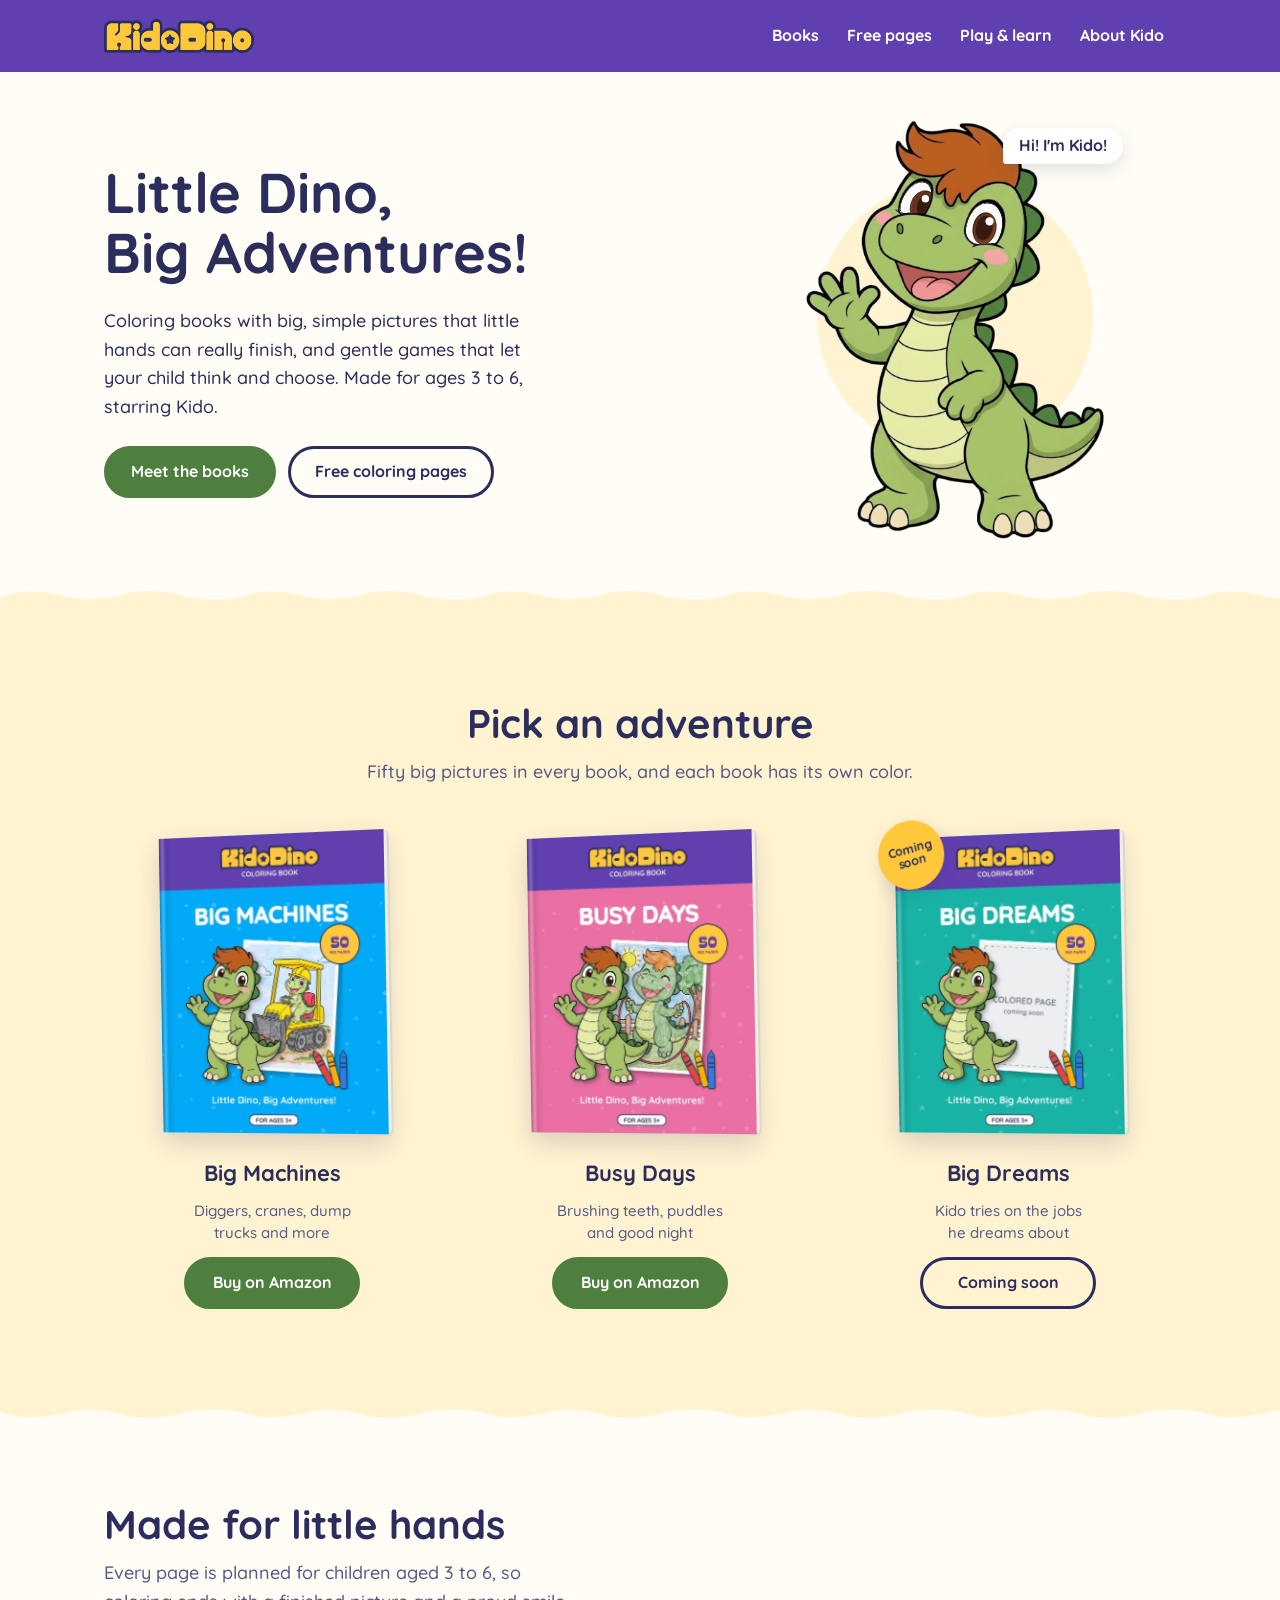
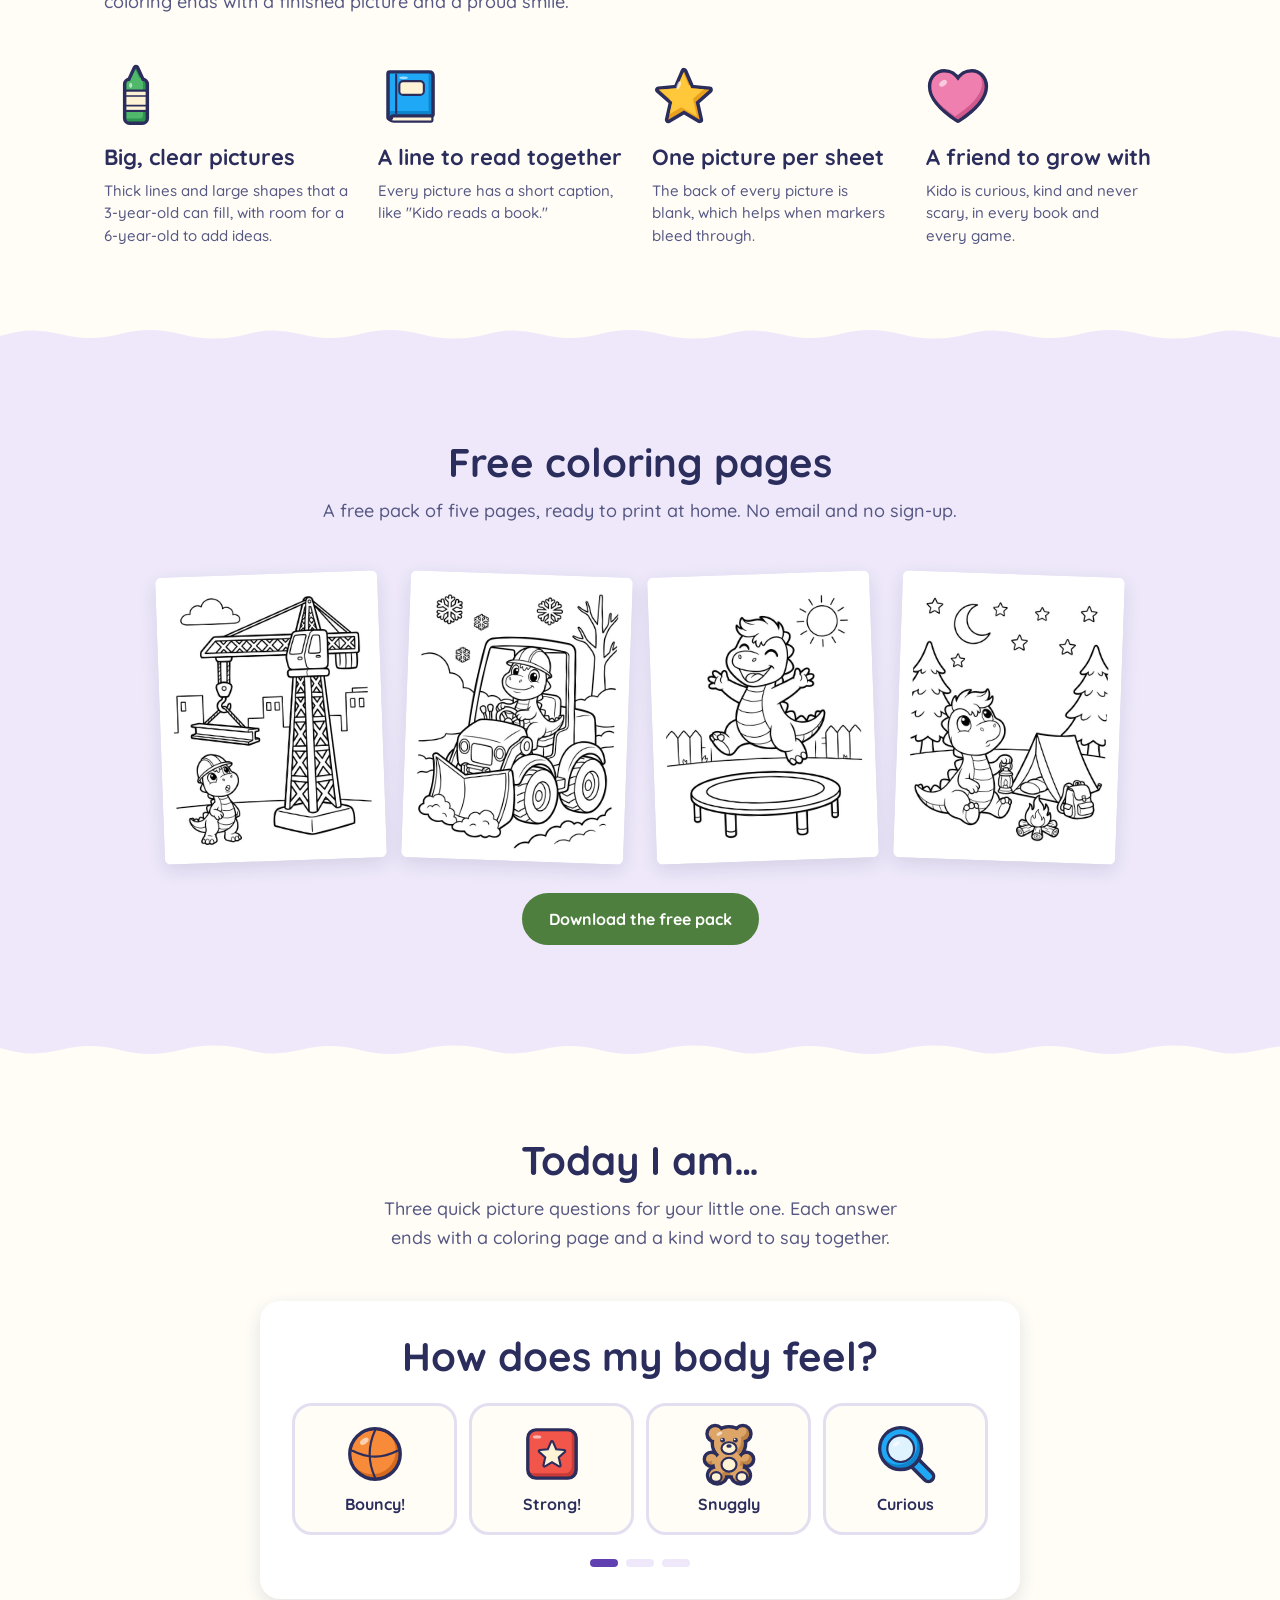
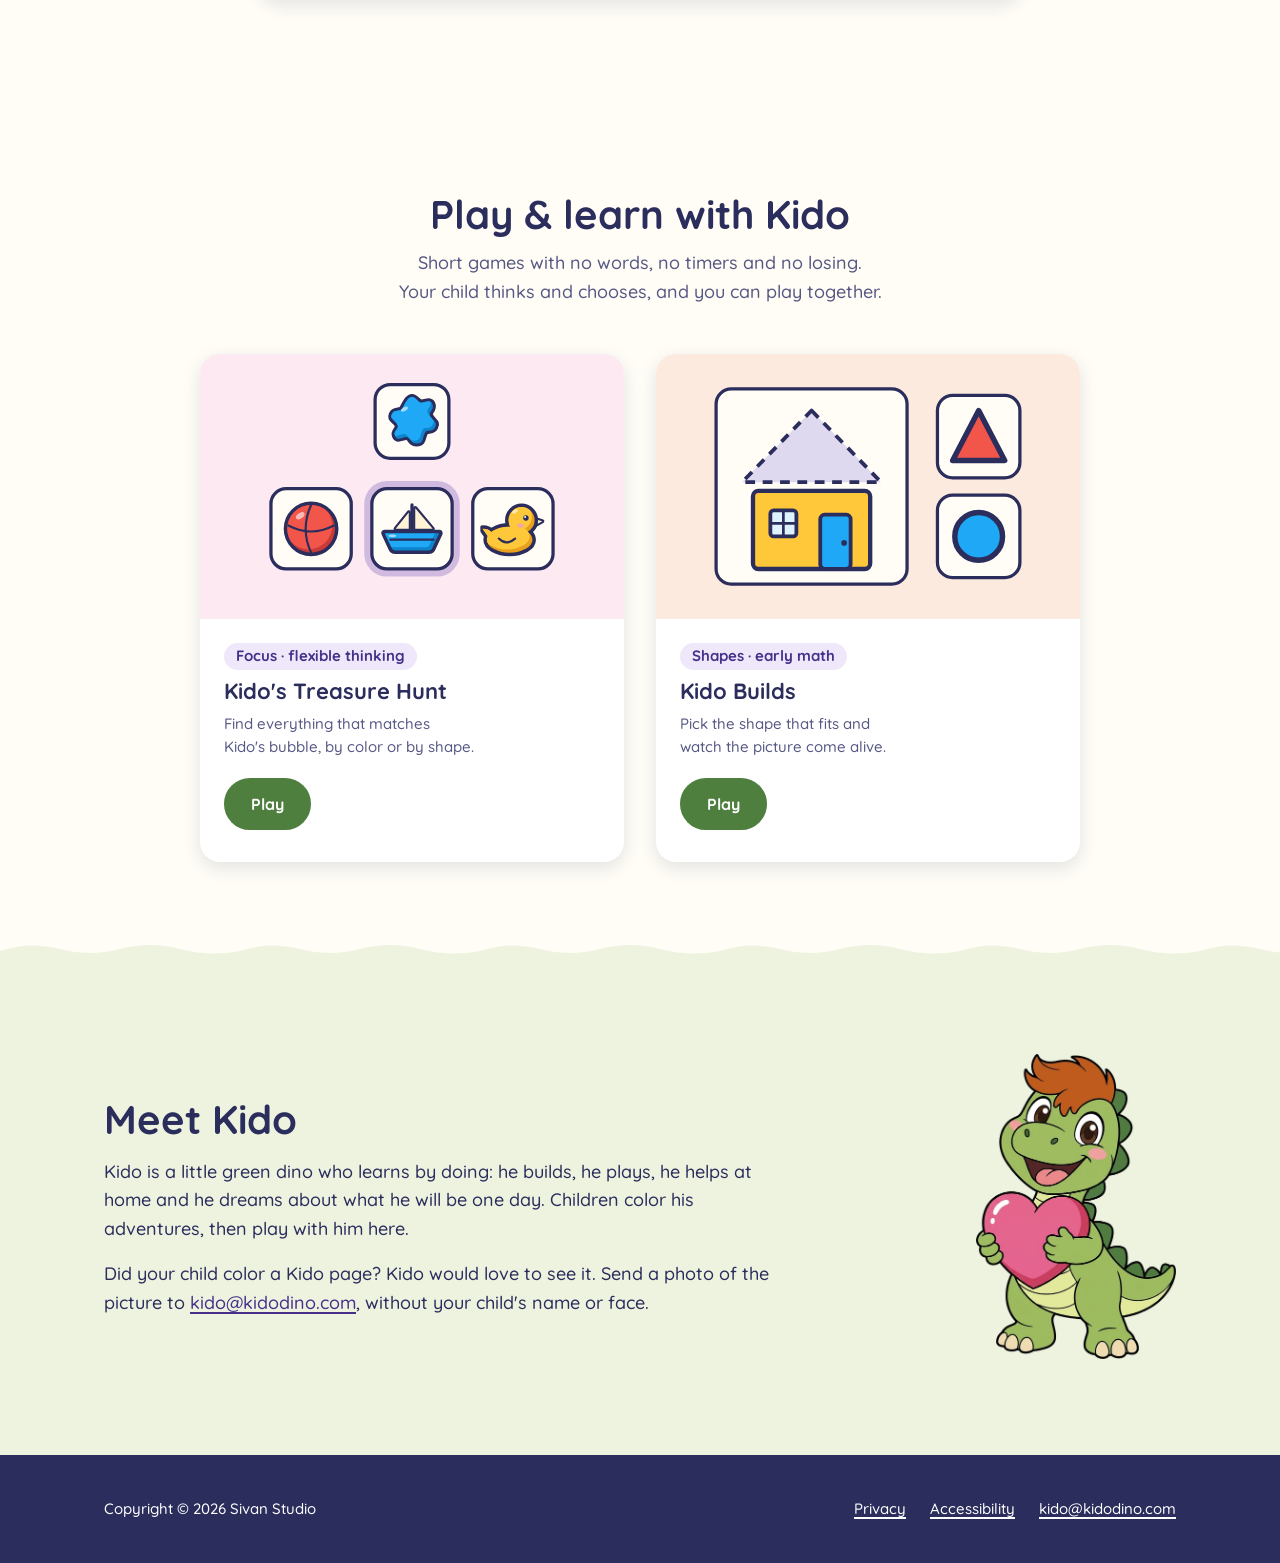
<file: index.html>
<!doctype html>
<html lang="en">
<head>
<meta charset="utf-8">
<meta http-equiv="Content-Security-Policy" content="default-src 'self'; img-src 'self' data: blob:; style-src 'self' 'unsafe-inline'; script-src 'self'; font-src 'self'; connect-src 'self'; media-src 'self'; object-src 'none'; base-uri 'self'; form-action 'none'">
<meta name="referrer" content="strict-origin-when-cross-origin">
<meta name="viewport" content="width=device-width, initial-scale=1">
<title>KidoDino – Preschool Coloring Books &amp; Free Printable Pages</title>
<meta name="description" content="Coloring books for ages 3–6 starring Kido, a friendly little dino: big machines, busy days and more. Bold, simple pages, one per sheet. Free printable pack.">
<meta property="og:title" content="KidoDino – Little Dino, Big Adventures!">
<meta property="og:description" content="Coloring books and gentle games for ages 3 to 6, starring Kido. Free coloring pages to print at home.">
<meta property="og:image" content="https://kidodino.com/assets/img/share.jpg">
<meta property="og:url" content="https://kidodino.com/">
<meta name="twitter:card" content="summary_large_image">
<meta name="theme-color" content="#6040B0">
<link rel="icon" href="assets/img/favicon-star-32.png" sizes="32x32">
<link rel="icon" href="assets/img/favicon-star-48.png" sizes="48x48">
<link rel="icon" href="assets/img/favicon-star-192.png" sizes="192x192">
<link rel="apple-touch-icon" href="assets/img/apple-touch-icon-kido-180.png">
<link rel="stylesheet" href="tokens.css">
<link rel="stylesheet" href="styles.css">
<script src="hero-mode.js"></script>
</head>
<body>
<a class="skip" href="#main">Skip to main content</a>

<header class="site-head">
  <div class="wrap">
    <a class="brand" href="./"><img src="assets/img/kidodino-logo-560.png" srcset="assets/img/kidodino-logo-560.png 1x, assets/img/kidodino-logo-1120.png 2x" width="150" height="33" alt="KidoDino home"></a>
    <nav class="nav" aria-label="Main">
      <ul>
        <li><a href="#books">Books</a></li>
        <li><a href="#free">Free pages</a></li>
        <li><a href="#games">Play &amp; learn</a></li>
        <li><a href="#about">About Kido</a></li>
      </ul>
    </nav>
  </div>
</header>

<main id="main" tabindex="-1">

  <section class="hero" aria-labelledby="hero-title">
    <div class="wrap">
      <div class="hero-copy">
        <h1 id="hero-title">Little Dino, Big Adventures!</h1>
        <p>Coloring books with big, simple pictures that little hands can really finish, and gentle games that let your child think and choose. Made for ages 3 to 6, starring Kido.</p>
        <div class="hero-actions">
          <a class="btn" href="#books">Meet the books</a>
          <a class="btn btn-2" href="#free">Free coloring pages</a>
        </div>
      </div>
      <div class="hero-art">
        <div class="sun" aria-hidden="true"></div>
        <button class="kido" id="kido" type="button" aria-describedby="kido-bubble">
          <span class="visually-hidden">Say hi to Kido</span>
          <span class="kido-art" data-kido-svg aria-hidden="true"><picture><source type="image/webp" srcset="assets/img/kido-wave-840.webp"><img src="assets/img/kido-wave-420.png" width="420" height="588" alt=""></picture></span>
        </button>
        <p class="bubble" id="kido-bubble" aria-live="polite">Hi! I'm Kido!</p>
      </div>
    </div>
  </section>

  <section id="books" class="section band band-sun" aria-labelledby="books-title">
    <div class="wrap">
      <div class="head center">
        <h2 id="books-title">Pick an adventure</h2>
        <p class="lede">Fifty big pictures in every book, and each book has its own color.</p>
      </div>
      <ul class="shelf">
        <li>
          <div class="book"><picture><source type="image/webp" srcset="assets/img/books/b1-front-480.webp 1x, assets/img/books/b1-front-900.webp 2x"><img src="assets/img/books/b1-front-480.jpg" srcset="assets/img/books/b1-front-480.jpg 1x, assets/img/books/b1-front-900.jpg 2x" width="480" height="621" alt="Cover of BIG MACHINES: Kido waves next to a colored picture of a yellow excavator."></picture></div>
          <h3>Big Machines</h3>
          <p class="t-small">Diggers, cranes, dump trucks and more</p>
          <!-- AMAZON LINK, book 1: replace the href with the book's Amazon page -->
          <a class="btn" href="https://www.amazon.com/s?k=KidoDino+Big+Machines">Buy on Amazon<span class="visually-hidden">: Big Machines (opens Amazon)</span></a>
        </li>
        <li>
          <div class="book"><picture><source type="image/webp" srcset="assets/img/books/b2-front-480.webp 1x, assets/img/books/b2-front-900.webp 2x"><img src="assets/img/books/b2-front-480.jpg" srcset="assets/img/books/b2-front-480.jpg 1x, assets/img/books/b2-front-900.jpg 2x" width="480" height="621" alt="Cover of BUSY DAYS: Kido waves next to a colored picture of himself jumping rope."></picture></div>
          <h3>Busy Days</h3>
          <p class="t-small">Brushing teeth, puddles and good night</p>
          <!-- AMAZON LINK, book 2: replace the href with the book's Amazon page -->
          <a class="btn" href="https://www.amazon.com/s?k=KidoDino+Busy+Days">Buy on Amazon<span class="visually-hidden">: Busy Days (opens Amazon)</span></a>
        </li>
        <li>
          <div class="book"><picture><source type="image/webp" srcset="assets/img/books/b3-front-480.webp 1x, assets/img/books/b3-front-900.webp 2x"><img src="assets/img/books/b3-front-480.jpg" srcset="assets/img/books/b3-front-480.jpg 1x, assets/img/books/b3-front-900.jpg 2x" width="480" height="621" alt="Cover of BIG DREAMS, coming soon: Kido waves next to a colored page."></picture><span class="sticker" aria-hidden="true">Coming<br>soon</span></div>
          <h3>Big Dreams</h3>
          <p class="t-small">Kido tries on the jobs he dreams about</p>
          <p class="soon">Coming soon</p>
        </li>
      </ul>
    </div>
  </section>

  <section class="section" aria-labelledby="why-title">
    <div class="wrap">
      <div class="head">
        <h2 id="why-title">Made for little hands</h2>
        <p class="lede">Every page is planned for children aged 3 to 6, so coloring ends with a finished picture and a proud smile.</p>
      </div>
      <ul class="facts">
        <li><span class="ic" data-art="crayon:green"></span><b>Big, clear pictures</b><span>Thick lines and large shapes that a 3-year-old can fill, with room for a 6-year-old to add ideas.</span></li>
        <li><span class="ic" data-art="book:blue"></span><b>A line to read together</b><span>Every picture has a short caption, like "Kido reads a book."</span></li>
        <li><span class="ic" data-art="star:yellow"></span><b>One picture per sheet</b><span>The back of every picture is blank, which helps when markers bleed through.</span></li>
        <li><span class="ic" data-art="heart:pink"></span><b>A friend to grow with</b><span>Kido is curious, kind and never scary, in every book and every game.</span></li>
      </ul>
    </div>
  </section>

  <section id="free" class="section band band-grape" aria-labelledby="free-title">
    <div class="wrap">
      <div class="head center">
        <h2 id="free-title">Free coloring pages</h2>
        <p class="lede">A free pack of five pages, ready to print at home. No email and no sign-up.</p>
      </div>
      <ul class="pages" aria-label="Some of the free pages">
        <li><img src="assets/img/pages/crane-600.jpg" width="600" height="776" alt="Coloring page: Kido watches a tower crane lift a steel beam."></li>
        <li><img src="assets/img/pages/snowy-600.jpg" width="600" height="776" alt="Coloring page: Kido drives a snow plow."></li>
        <li><img src="assets/img/pages/bouncy-600.jpg" width="600" height="776" alt="Coloring page: Kido jumps on a trampoline."></li>
        <li><img src="assets/img/pages/explorer-600.jpg" width="600" height="776" alt="Coloring page: Kido camps under the stars."></li>
      </ul>
      <div class="center-row"><a class="btn" href="downloads/kidodino-free-coloring-pack_v6_18nov.pdf" download="KidoDino-Free-Coloring-Pack.pdf">Download the free pack<span class="visually-hidden"> (PDF)</span></a></div>
    </div>
  </section>

  <section id="quiz" class="section" aria-labelledby="quiz-title">
    <div class="wrap">
      <div class="head center">
        <h2 id="quiz-title">Today I am…</h2>
        <p class="lede">Three quick picture questions for your little one. Each answer ends with a coloring page and a kind word to say together.</p>
      </div>
      <div class="quiz">
        <div id="quiz-card"><p>Turn on JavaScript to play and get your free coloring page.</p></div>
        <ol class="quiz-dots" aria-hidden="true"><li></li><li></li><li></li></ol>
      </div>
    </div>
  </section>

  <section id="games" class="section" aria-labelledby="games-title">
    <div class="wrap">
      <div class="head center">
        <h2 id="games-title">Play &amp; learn with Kido</h2>
        <p class="lede">Short games with no words, no timers and no losing. Your child thinks and chooses, and you can play together.</p>
      </div>
      <ul class="games">
        <li class="game">
          <div class="art" style="background: var(--berry-soft)" data-scene="hunt"></div>
          <div class="game-body">
            <span class="tag">Focus · flexible thinking</span>
            <h3>Kido's Treasure Hunt</h3>
            <p class="t-small">Find everything that matches Kido's bubble, by color or by shape.</p>
            <a class="btn" href="play-hunt.html">Play<span class="visually-hidden"> Kido's Treasure Hunt</span></a>
          </div>
        </li>
        <li class="game">
          <div class="art" style="background: var(--tangerine-soft)" data-scene="builds"></div>
          <div class="game-body">
            <span class="tag">Shapes · early math</span>
            <h3>Kido Builds</h3>
            <p class="t-small">Pick the shape that fits and watch the picture come alive.</p>
            <a class="btn" href="play-builds.html">Play<span class="visually-hidden"> Kido Builds</span></a>
          </div>
        </li>
      </ul>
    </div>
  </section>

  <section id="about" class="section band band-green band-last" aria-labelledby="about-title">
    <div class="wrap about">
      <picture class="about-art"><source type="image/webp" srcset="assets/img/kido-heart-420.webp 420w, assets/img/kido-heart-840.webp 840w" sizes="200px"><img src="assets/img/kido-heart-420.png" width="420" height="639" alt="Kido hugs a big pink heart."></picture>
      <div class="about-copy">
        <h2 id="about-title">Meet Kido</h2>
        <p>Kido is a little green dino who learns by doing: he builds, he plays, he helps at home and he dreams about what he will be one day. Children color his adventures, then play with him here.</p>
        <p>Did your child color a Kido page? Kido would love to see it. Send a photo of the picture to <a href="mailto:kido@kidodino.com">kido@kidodino.com</a>, without your child's name or face.</p>
      </div>
    </div>
  </section>
</main>

<footer class="site-foot">
  <div class="wrap">
    <p>Copyright © 2026 Sivan Studio</p>
    <ul aria-label="Site information">
      <li><a href="privacy.html">Privacy</a></li>
      <li><a href="accessibility.html">Accessibility</a></li>
      <li><a href="mailto:kido@kidodino.com">kido@kidodino.com</a></li>
    </ul>
  </div>
</footer>

<div class="float wait" id="float">
  <button class="float-btn" id="float-open" type="button">Free coloring pages</button>
  <button class="float-x" id="float-x" type="button" aria-label="Hide this button"><svg viewBox="0 0 14 14" aria-hidden="true"><path d="M2 2L12 12M12 2L2 12" stroke="currentColor" stroke-width="2.6" stroke-linecap="round"/></svg></button>
</div>

<div class="modal" id="free-modal" hidden>
  <div class="modal-card" role="dialog" aria-modal="true" aria-labelledby="modal-title">
    <button class="modal-x" id="modal-x" type="button" aria-label="Close"><svg viewBox="0 0 14 14" aria-hidden="true"><path d="M2 2L12 12M12 2L2 12" stroke="#2B2D5C" stroke-width="2.6" stroke-linecap="round"/></svg></button>
    <div class="modal-copy">
      <h2 id="modal-title">Free coloring pages</h2>
      <p class="lede">Five big pictures to print at home. No email and no sign-up.</p>
      <a class="btn" href="downloads/kidodino-free-coloring-pack_v6_18nov.pdf" download="KidoDino-Free-Coloring-Pack.pdf" id="modal-get">Download the free pack</a>
      <p class="note">One PDF, 7 pages, US Letter size.</p>
    </div>
    <div class="modal-art" aria-hidden="true">
      <div class="fan">
        <img src="assets/img/pages/crane-600.jpg" width="600" height="776" alt="">
        <img src="assets/img/pages/snowy-600.jpg" width="600" height="776" alt="">
        <img src="assets/img/pages/bouncy-600.jpg" width="600" height="776" alt="">
        <img src="assets/img/pages/explorer-600.jpg" width="600" height="776" alt="">
      </div>
    </div>
  </div>
</div>

<script src="kd-art.js"></script>
<script src="site.js"></script>
<script src="kido.js"></script>
<script src="quiz.js"></script>
</body>
</html>
</file>
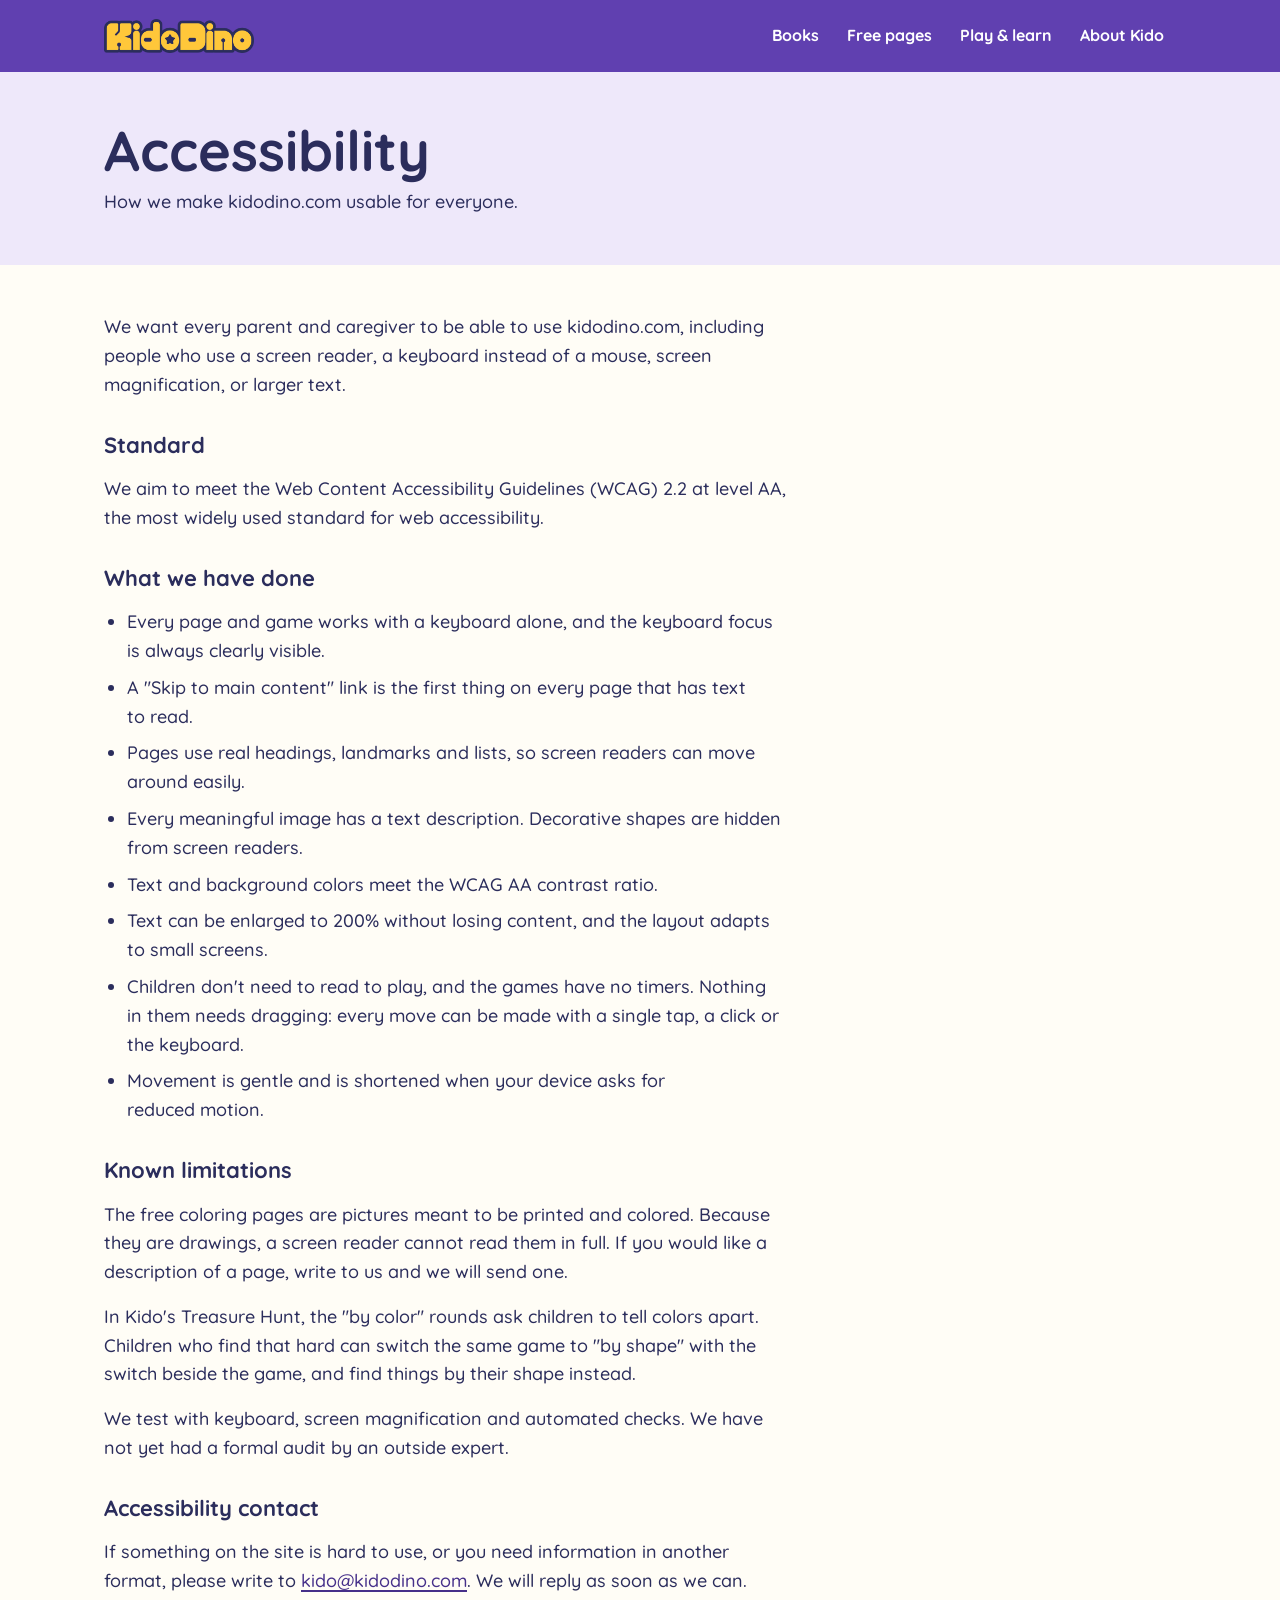
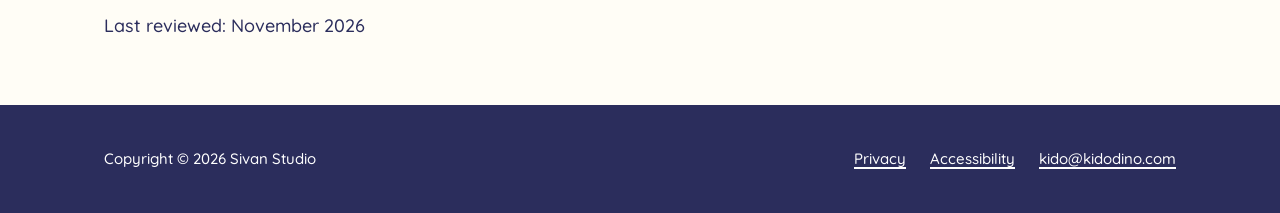
<file: accessibility.html>
<!doctype html>
<html lang="en">
<head>
<meta charset="utf-8">
<meta http-equiv="Content-Security-Policy" content="default-src 'self'; img-src 'self' data: blob:; style-src 'self' 'unsafe-inline'; script-src 'self'; font-src 'self'; connect-src 'self'; media-src 'self'; object-src 'none'; base-uri 'self'; form-action 'none'">
<meta name="referrer" content="strict-origin-when-cross-origin">
<meta name="viewport" content="width=device-width, initial-scale=1, viewport-fit=cover">
<title>KidoDino Accessibility</title>
<meta name="description" content="KidoDino accessibility statement.">
<meta property="og:title" content="KidoDino – Little Dino, Big Adventures!">
<meta property="og:description" content="Coloring books for ages 3 to 6, starring Kido, a friendly little dino.">
<meta property="og:image" content="https://kidodino.com/assets/img/share.jpg">
<meta property="og:url" content="https://kidodino.com/">
<meta name="twitter:card" content="summary_large_image">
<link rel="icon" href="assets/img/favicon-star-32.png" sizes="32x32">
<link rel="icon" href="assets/img/favicon-star-48.png" sizes="48x48">
<link rel="icon" href="assets/img/favicon-star-192.png" sizes="192x192">
<link rel="apple-touch-icon" href="assets/img/apple-touch-icon-kido-180.png">
<link rel="stylesheet" href="tokens.css">
<link rel="stylesheet" href="styles.css">
</head>
<body>
<a class="skip" href="#main">Skip to main content</a>

<header class="site-head">
  <div class="wrap">
    <a class="brand" href="./"><img src="assets/img/kidodino-logo-560.png" srcset="assets/img/kidodino-logo-560.png 1x, assets/img/kidodino-logo-1120.png 2x" width="168" height="37" alt="KidoDino home"></a>
    <nav class="nav" aria-label="Main">
      <ul>
        <li><a href="./#books">Books</a></li>
        <li><a href="./#free">Free pages</a></li>
        <li><a href="./#games">Play &amp; learn</a></li>
        <li><a href="./#about">About Kido</a></li>
      </ul>
    </nav>
  </div>
</header>

<main id="main" tabindex="-1">
  <div class="page-head"><div class="wrap"><h1>Accessibility</h1><p>How we make kidodino.com usable for everyone.</p></div></div>
  <div class="wrap prose">
    <p>We want every parent and caregiver to be able to use kidodino.com, including people who use a screen reader, a keyboard instead of a mouse, screen magnification, or larger text.</p>
    <h2>Standard</h2>
    <p>We aim to meet the Web Content Accessibility Guidelines (WCAG) 2.2 at level AA, the most widely used standard for web accessibility.</p>
    <h2>What we have done</h2>
    <ul>
      <li>Every page and game works with a keyboard alone, and the keyboard focus is always clearly visible.</li>
      <li>A "Skip to main content" link is the first thing on every page that has text to read.</li>
      <li>Pages use real headings, landmarks and lists, so screen readers can move around easily.</li>
      <li>Every meaningful image has a text description. Decorative shapes are hidden from screen readers.</li>
      <li>Text and background colors meet the WCAG AA contrast ratio.</li>
      <li>Text can be enlarged to 200% without losing content, and the layout adapts to small screens.</li>
      <li>Children don't need to read to play, and the games have no timers. Nothing in them needs dragging: every move can be made with a single tap, a click or the keyboard.</li>
      <li>Movement is gentle and is shortened when your device asks for reduced motion.</li>
    </ul>
    <h2>Known limitations</h2>
    <p>The free coloring pages are pictures meant to be printed and colored. Because they are drawings, a screen reader cannot read them in full. If you would like a description of a page, write to us and we will send one.</p>
    <p>In Kido's Treasure Hunt, the "by color" rounds ask children to tell colors apart. Children who find that hard can switch the same game to "by shape" with the switch beside the game, and find things by their shape instead.</p>
    <p>We test with keyboard, screen magnification and automated checks. We have not yet had a formal audit by an outside expert.</p>
    <h2>Accessibility contact</h2>
    <p>If something on the site is hard to use, or you need information in another format, please write to <a class="email" href="mailto:kido@kidodino.com">kido@kidodino.com</a>. We will reply as soon as we can.</p>
    <p class="note">Last reviewed: November 2026</p>
  </div>
</main>

<footer class="site-foot">
  <div class="wrap">
    <p>Copyright © 2026 Sivan Studio</p>
    <ul aria-label="Site information">
      <li><a href="privacy.html">Privacy</a></li>
      <li><a href="accessibility.html" aria-current="page">Accessibility</a></li>
      <li><a href="mailto:kido@kidodino.com">kido@kidodino.com</a></li>
    </ul>
  </div>
</footer>
</body>
</html>
</file>
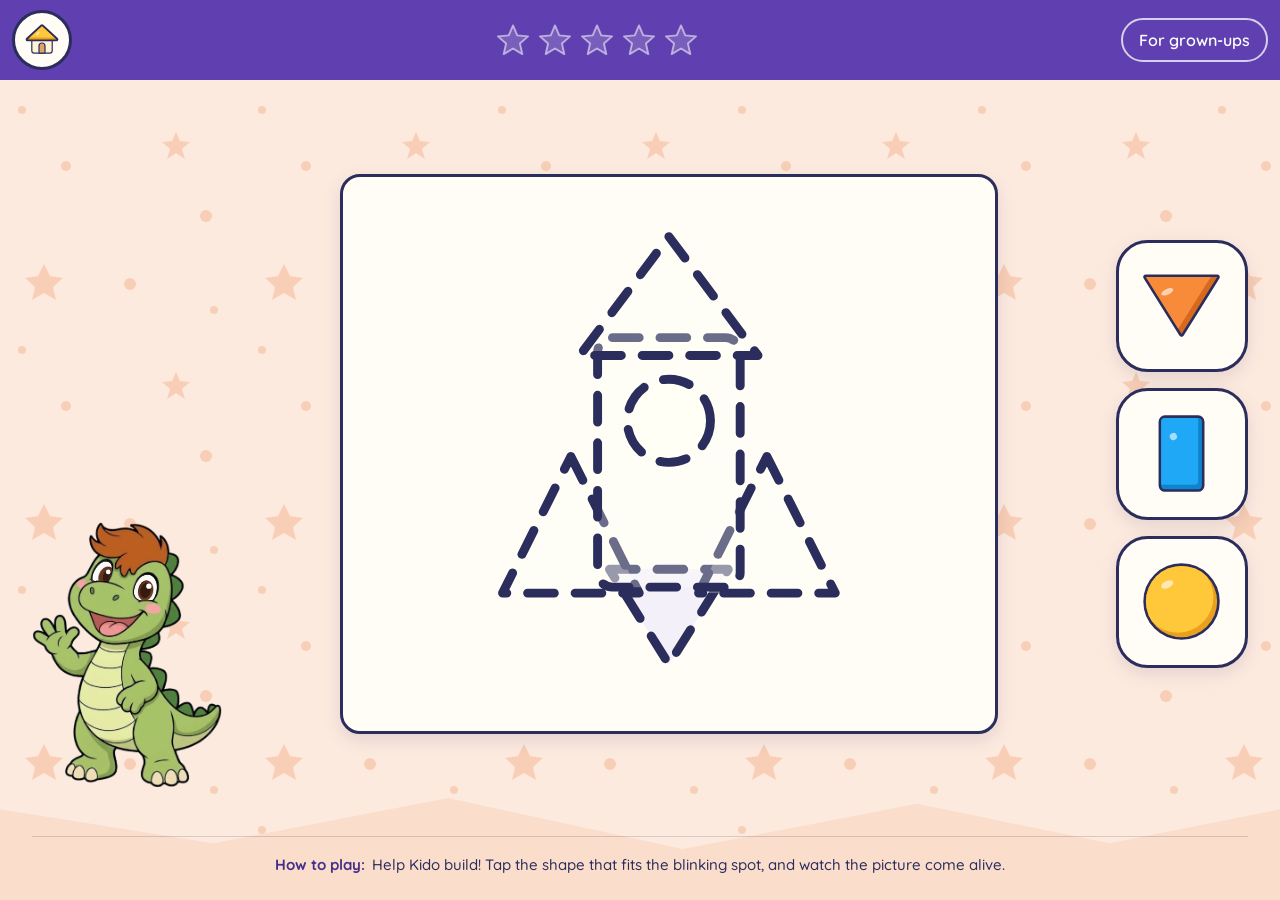
<file: play-builds.html>
<!doctype html>
<html lang="en">
<head>
<meta charset="utf-8">
<meta http-equiv="Content-Security-Policy" content="default-src 'self'; img-src 'self' data: blob:; style-src 'self' 'unsafe-inline'; script-src 'self'; font-src 'self'; connect-src 'self'; media-src 'self'; object-src 'none'; base-uri 'self'; form-action 'none'">
<meta name="referrer" content="strict-origin-when-cross-origin">
<meta name="viewport" content="width=device-width, initial-scale=1, viewport-fit=cover">
<title>Kido Builds: Shape Puzzle Game for Preschoolers | KidoDino</title>
<meta name="description" content="A free, wordless shape game for ages 3 to 6: build a house, a rocket and a train from circles, squares and triangles. No ads, no sign-up.">
<meta name="theme-color" content="#6040B0">
<link rel="icon" href="assets/img/favicon-star-32.png" sizes="32x32">
<link rel="icon" href="assets/img/favicon-star-48.png" sizes="48x48">
<link rel="icon" href="assets/img/favicon-star-192.png" sizes="192x192">
<link rel="apple-touch-icon" href="assets/img/apple-touch-icon-kido-180.png">
<link rel="stylesheet" href="tokens.css">
<link rel="stylesheet" href="play.css">
</head>
<body>
<main class="stage">
  <h1 class="sr">Kido Builds</h1>
  <div class="field build">
    <div class="hills" id="hills"></div>
    <div class="side">
      <button class="kido" id="kido" type="button" aria-label="Kido: show me a hint"><span class="kido-art" data-kido-svg aria-hidden="true"><img src="assets/img/kido-wave-420.png" width="420" height="588" alt=""></span></button>
    </div>
    <div class="page"><svg id="canvas" viewBox="0 0 200 170" role="img" aria-label="The picture you are building"></svg></div>
    <div class="tray" id="tray" role="group" aria-label="Shapes"></div>
  </div>
  <p class="sr" id="live" aria-live="polite"></p>
</main>
<script src="kd-art.js"></script>
<script src="kd-play.js"></script>
<script src="builds.js"></script>
<script src="kido.js"></script>
</body>
</html>
</file>
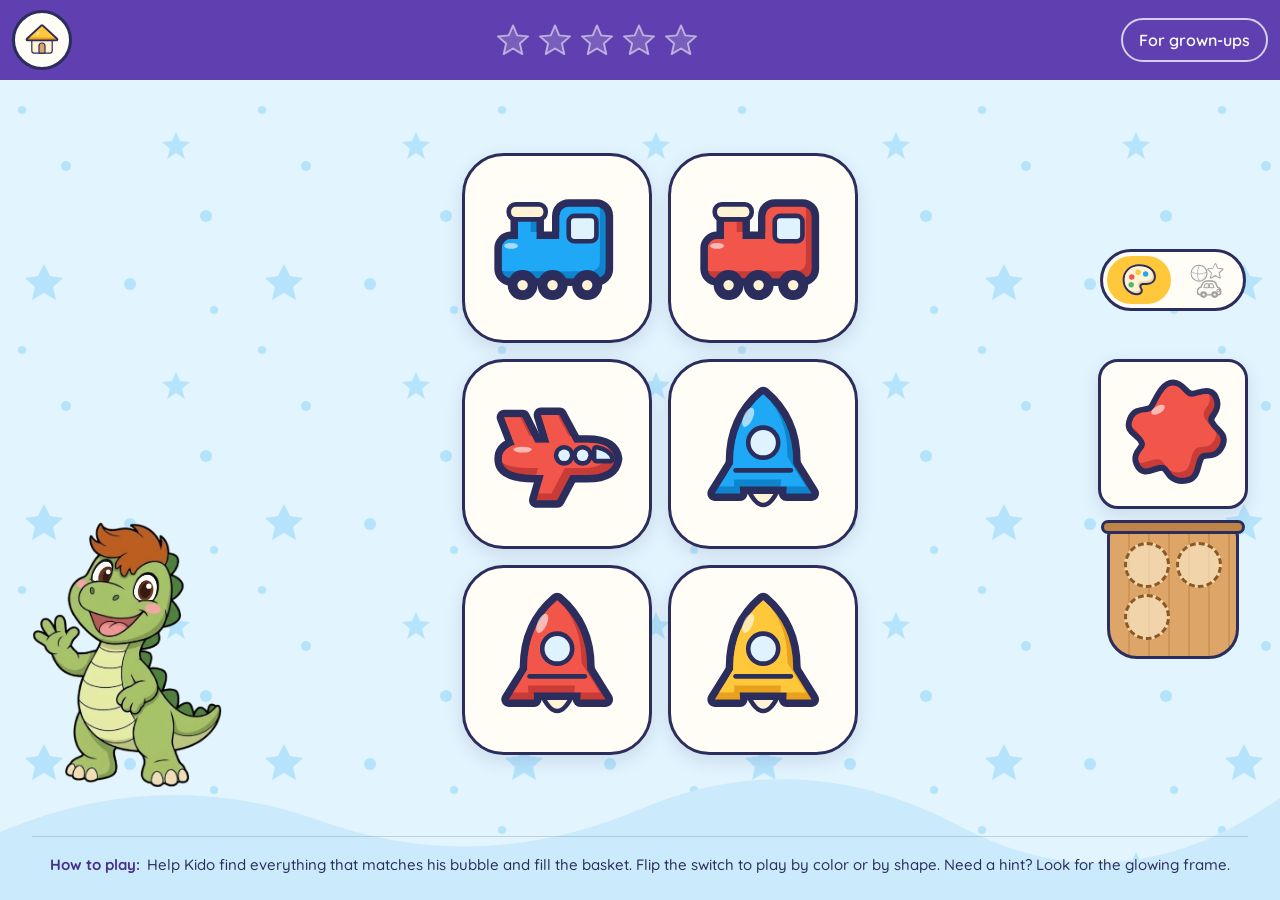
<file: play-hunt.html>
<!doctype html>
<html lang="en">
<head>
<meta charset="utf-8">
<meta http-equiv="Content-Security-Policy" content="default-src 'self'; img-src 'self' data: blob:; style-src 'self' 'unsafe-inline'; script-src 'self'; font-src 'self'; connect-src 'self'; media-src 'self'; object-src 'none'; base-uri 'self'; form-action 'none'">
<meta name="referrer" content="strict-origin-when-cross-origin">
<meta name="viewport" content="width=device-width, initial-scale=1, viewport-fit=cover">
<title>Treasure Hunt: Color &amp; Shape Matching Game for Ages 3–6 | KidoDino</title>
<meta name="description" content="A free, wordless thinking game for ages 3 to 6: find everything that matches Kido's rule, then flip the switch to play another way. No ads, no sign-up.">
<meta name="theme-color" content="#6040B0">
<link rel="icon" href="assets/img/favicon-star-32.png" sizes="32x32">
<link rel="icon" href="assets/img/favicon-star-48.png" sizes="48x48">
<link rel="icon" href="assets/img/favicon-star-192.png" sizes="192x192">
<link rel="apple-touch-icon" href="assets/img/apple-touch-icon-kido-180.png">
<link rel="stylesheet" href="tokens.css">
<link rel="stylesheet" href="play.css">
</head>
<body>
<main class="stage">
  <h1 class="sr">Kido's Treasure Hunt</h1>
  <div class="field hunt">
    <div class="hills" id="hills"></div>
    <div class="side"><button class="kido" id="kido" type="button" aria-label="Kido: show me what to find"><span class="kido-art" data-kido-svg aria-hidden="true"><img src="assets/img/kido-wave-420.png" width="420" height="588" alt=""></span></button></div>
    <div class="board" id="board" role="group" aria-label="Pictures"></div>
    <div class="goal">
      <button class="toggle" id="toggle" type="button" role="switch" aria-checked="false" aria-label="Way to play: by color or by shape"></button>
      <div class="rule" id="rule" aria-hidden="true"></div>
      <div class="basket" id="basket" role="img" aria-label="Basket"></div>
    </div>
  </div>
  <p class="sr" id="live" aria-live="polite"></p>
</main>
<script src="kd-art.js"></script>
<script src="kd-play.js"></script>
<script src="hunt.js"></script>
<script src="kido.js"></script>
</body>
</html>
</file>
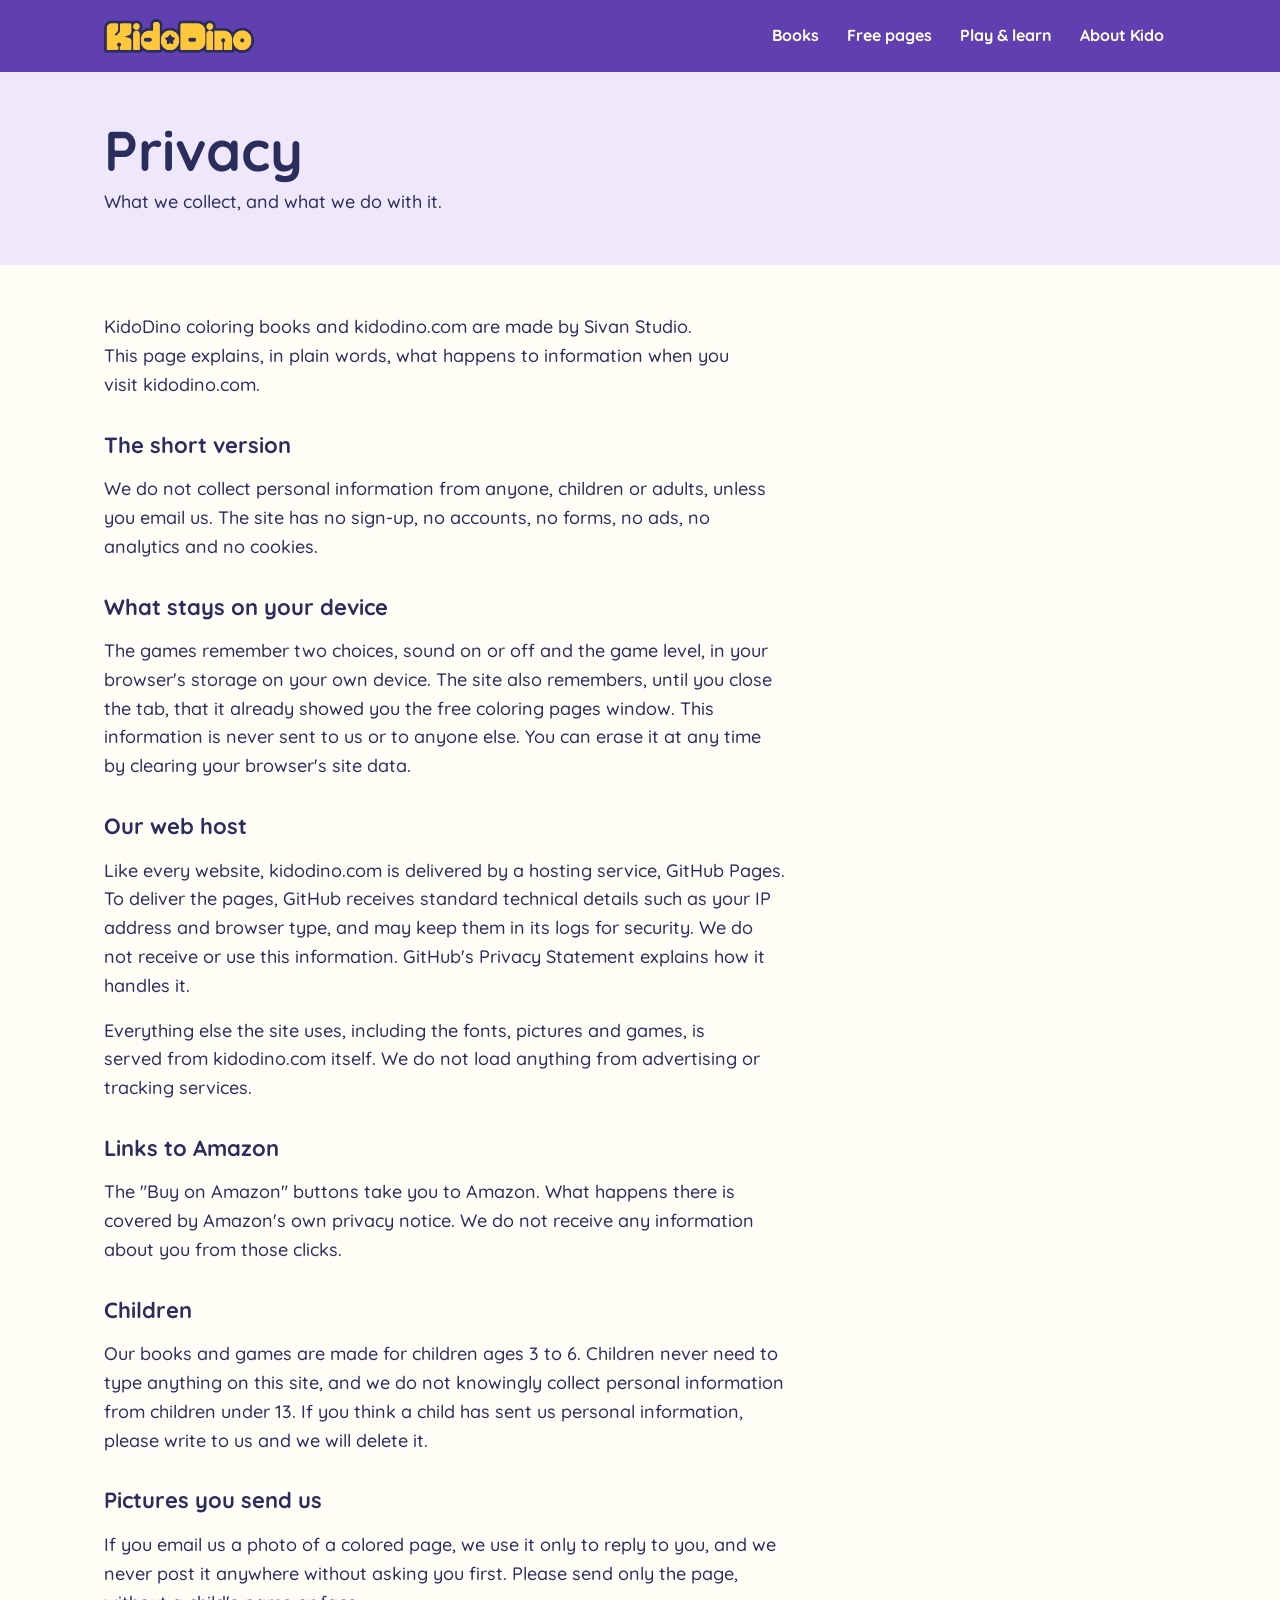
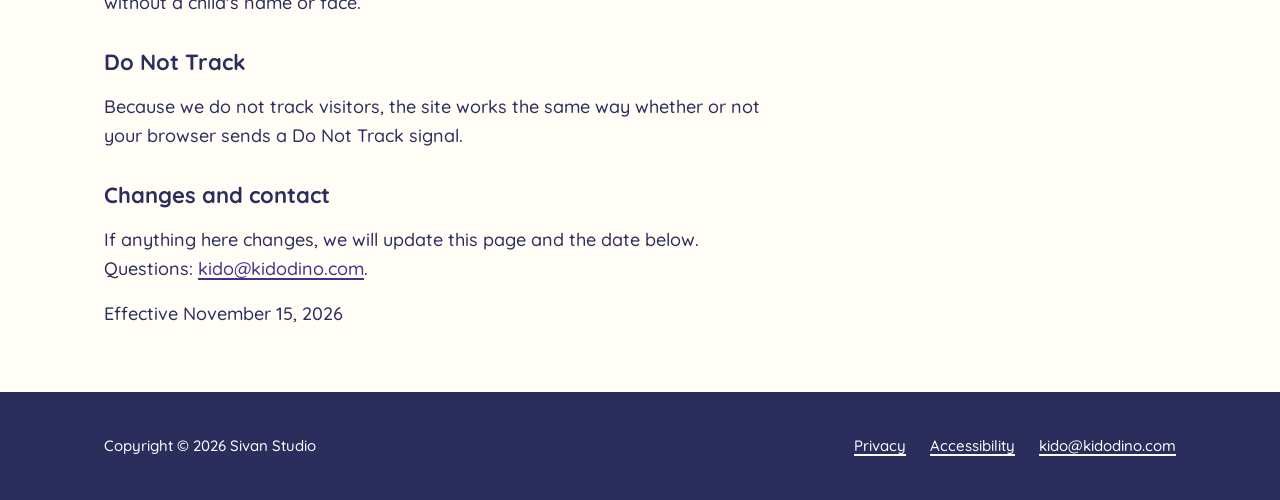
<file: privacy.html>
<!doctype html>
<html lang="en">
<head>
<meta charset="utf-8">
<meta http-equiv="Content-Security-Policy" content="default-src 'self'; img-src 'self' data: blob:; style-src 'self' 'unsafe-inline'; script-src 'self'; font-src 'self'; connect-src 'self'; media-src 'self'; object-src 'none'; base-uri 'self'; form-action 'none'">
<meta name="referrer" content="strict-origin-when-cross-origin">
<meta name="viewport" content="width=device-width, initial-scale=1, viewport-fit=cover">
<title>KidoDino Privacy</title>
<meta name="description" content="How KidoDino handles parents' email addresses.">
<meta property="og:title" content="KidoDino – Little Dino, Big Adventures!">
<meta property="og:description" content="Coloring books for ages 3 to 6, starring Kido, a friendly little dino.">
<meta property="og:image" content="https://kidodino.com/assets/img/share.jpg">
<meta property="og:url" content="https://kidodino.com/">
<meta name="twitter:card" content="summary_large_image">
<link rel="icon" href="assets/img/favicon-star-32.png" sizes="32x32">
<link rel="icon" href="assets/img/favicon-star-48.png" sizes="48x48">
<link rel="icon" href="assets/img/favicon-star-192.png" sizes="192x192">
<link rel="apple-touch-icon" href="assets/img/apple-touch-icon-kido-180.png">
<link rel="stylesheet" href="tokens.css">
<link rel="stylesheet" href="styles.css">
</head>
<body>
<a class="skip" href="#main">Skip to main content</a>

<header class="site-head">
  <div class="wrap">
    <a class="brand" href="./"><img src="assets/img/kidodino-logo-560.png" srcset="assets/img/kidodino-logo-560.png 1x, assets/img/kidodino-logo-1120.png 2x" width="168" height="37" alt="KidoDino home"></a>
    <nav class="nav" aria-label="Main">
      <ul>
        <li><a href="./#books">Books</a></li>
        <li><a href="./#free">Free pages</a></li>
        <li><a href="./#games">Play &amp; learn</a></li>
        <li><a href="./#about">About Kido</a></li>
      </ul>
    </nav>
  </div>
</header>

<main id="main" tabindex="-1">
  <div class="page-head"><div class="wrap"><h1>Privacy</h1><p>What we collect, and what we do with it.</p></div></div>
  <div class="wrap prose">
    <p>KidoDino coloring books and kidodino.com are made by Sivan Studio. This page explains, in plain words, what happens to information when you visit kidodino.com.</p>
    <h2>The short version</h2>
    <p>We do not collect personal information from anyone, children or adults, unless you email us. The site has no sign-up, no accounts, no forms, no ads, no analytics and no cookies.</p>
    <h2>What stays on your device</h2>
    <p>The games remember two choices, sound on or off and the game level, in your browser's storage on your own device. The site also remembers, until you close the tab, that it already showed you the free coloring pages window. This information is never sent to us or to anyone else. You can erase it at any time by clearing your browser's site data.</p>
    <h2>Our web host</h2>
    <p>Like every website, kidodino.com is delivered by a hosting service, GitHub Pages. To deliver the pages, GitHub receives standard technical details such as your IP address and browser type, and may keep them in its logs for security. We do not receive or use this information. GitHub's Privacy Statement explains how it handles it.</p>
    <p>Everything else the site uses, including the fonts, pictures and games, is served from kidodino.com itself. We do not load anything from advertising or tracking services.</p>
    <h2>Links to Amazon</h2>
    <p>The "Buy on Amazon" buttons take you to Amazon. What happens there is covered by Amazon's own privacy notice. We do not receive any information about you from those clicks.</p>
    <h2>Children</h2>
    <p>Our books and games are made for children ages 3 to 6. Children never need to type anything on this site, and we do not knowingly collect personal information from children under 13. If you think a child has sent us personal information, please write to us and we will delete it.</p>
    <h2>Pictures you send us</h2>
    <p>If you email us a photo of a colored page, we use it only to reply to you, and we never post it anywhere without asking you first. Please send only the page, without a child's name or face.</p>
    <h2>Do Not Track</h2>
    <p>Because we do not track visitors, the site works the same way whether or not your browser sends a Do Not Track signal.</p>
    <h2>Changes and contact</h2>
    <p>If anything here changes, we will update this page and the date below. Questions: <a class="email" href="mailto:kido@kidodino.com">kido@kidodino.com</a>.</p>
    <p class="note">Effective November 15, 2026</p>
  </div>
</main>

<footer class="site-foot">
  <div class="wrap">
    <p>Copyright © 2026 Sivan Studio</p>
    <ul aria-label="Site information">
      <li><a href="privacy.html" aria-current="page">Privacy</a></li>
      <li><a href="accessibility.html">Accessibility</a></li>
      <li><a href="mailto:kido@kidodino.com">kido@kidodino.com</a></li>
    </ul>
  </div>
</footer>
</body>
</html>
</file>
<file: tokens.css>
/* Quicksand is served from this site (SIL Open Font License, assets/fonts/OFL.txt): no request goes to Google. */
@font-face { font-family: "Quicksand"; font-weight: 500; font-display: swap; src: url("assets/fonts/quicksand-Medium.woff") format("woff"); }
@font-face { font-family: "Quicksand"; font-weight: 600; font-display: swap; src: url("assets/fonts/quicksand-SemiBold.woff") format("woff"); }
@font-face { font-family: "Quicksand"; font-weight: 700; font-display: swap; src: url("assets/fonts/quicksand-Bold.woff") format("woff"); }
/* KidoDino mini design system – v1, 15 Nov 2026.
   One source of truth for the website and the games. Every page uses only these tokens:
   no new colour, size, space, radius or shadow is invented inside a page.

   COLOUR – every brand colour has three tones:
     -soft  large fields and backgrounds (a game field, a site band, a card wash)
     base   the colour people know: buttons, tags, icons, middle-sized shapes
     -deep  text on a soft field, outlines, pressed states
   Text is always --ink (or white on --grape / --green-deep). Never text on a -soft of the same colour below 4.5:1.

   TYPE – one family (Quicksand), five styles: display, h2, h3, body, small. Labels are sentence case, no letter-spacing.
   SPACE – 4-based scale: --s1 4 · --s2 8 · --s3 12 · --s4 16 · --s5 24 · --s6 32 · --s7 48 · --s8 64 · --s9 96
   SHAPE – radius 12 (small), 20 (cards), 999 (pills, round buttons). Outlines 3px ink on interactive kid elements only.
   DEPTH – one soft shadow (--shadow). No hard offset shadows, no double shadows.                                        */
:root {
  /* brand frame (brand book) */
  --ink: #2B2D5C;
  --paper: #FFFDF6;
  --white: #FFFFFF;

  --grape-soft: #EEE8FA;  --grape: #6040B0;  --grape-deep: #46308A;
  --sun-soft:   #FFF3D1;  --sun:   #FFC73A;  --sun-deep:   #C98A00;
  --green-soft: #EDF3DF;  --green: #A3C26B;  --green-deep: #4F7F3E;   /* Kido's greens; --green-deep = primary button */

  /* volume colours (one per book) */
  --azure-soft: #E2F4FE;  --azure: #02A9F7;  --azure-deep: #0773A8;   /* book 1 */
  --berry-soft: #FCE9F1;  --berry: #E96FA3;  --berry-deep: #A8406E;   /* book 2 */
  --teal-soft:  #DDF4F5;  --teal:  #00B4C0;  --teal-deep:  #00737B;   /* book 3 */
  --tangerine-soft: #FDEADF; --tangerine: #ED7940; --tangerine-deep: #A9491B;
  --orchid-soft: #F8E6F6; --orchid: #D476CD; --orchid-deep: #94408E;

  --muted: #565884;          /* secondary text on paper, 6.4:1 */
  --line: #E4DFF0;           /* hairlines on paper */

  /* type */
  --font: "Quicksand", "Varela Round", "Nunito", system-ui, sans-serif;
  --t-display: 700 clamp(2.25rem, 1.6rem + 2.6vw, 3.5rem)/1.08 var(--font);
  --t-h2:      700 clamp(1.75rem, 1.4rem + 1.4vw, 2.5rem)/1.15 var(--font);
  --t-h3:      700 1.375rem/1.25 var(--font);
  --t-body:    500 1.125rem/1.6 var(--font);
  --t-small:   500 0.9375rem/1.5 var(--font);
  --t-label:   700 1rem/1.2 var(--font);

  /* space */
  --s1: 4px; --s2: 8px; --s3: 12px; --s4: 16px; --s5: 24px; --s6: 32px; --s7: 48px; --s8: 64px; --s9: 96px;
  --section: clamp(56px, 8vw, 96px);
  --wrap: 1120px;

  /* shape and depth */
  --r-sm: 12px; --r-md: 20px; --r-pill: 999px;
  --outline: 3px solid var(--ink);
  --shadow: 0 6px 18px rgb(43 45 92 / 0.12);
  --shadow-lift: 0 10px 26px rgb(43 45 92 / 0.18);

  /* layers – the only z-index values allowed */
  --z-raised: 2; --z-sticky: 10; --z-float: 40; --z-hint: 45; --z-overlay: 50; --z-modal: 80; --z-panel: 85; --z-skip: 90;

  /* motion */
  --ease: cubic-bezier(.2, .9, .3, 1.2);
}
</file>
<file: styles.css>
/* KidoDino website – v6, 15 Nov 2026. Built only from tokens.css (see the rules at the top of that file).
   Layout: grape bar with the logo, then paper. Colour lives in soft bands and in the books, never in a full-bleed
   saturated hero. Accessibility target: WCAG 2.2 AA. */

*, *::before, *::after { box-sizing: border-box; }
[hidden] { display: none !important; }
html { -webkit-text-size-adjust: 100%; scroll-behavior: smooth; }
body { margin: 0; background: var(--paper, #FFFDF6); color: var(--ink, #2B2D5C); font: var(--t-body, 500 1.125rem/1.6 "Quicksand", system-ui, sans-serif); overflow-x: clip; }
img, svg { max-width: 100%; display: block; }
h1, h2, h3, p { margin: 0; }
h1, h2, h3 { text-wrap: balance; }
/* site typography (Sivan, 17 Nov 2026; website only, not the books): no single word left alone on a last line.
   Short and centred texts are balanced into even lines; running paragraphs only avoid a lone last word. */
p, li { text-wrap: pretty; }
.lede, .t-small, .quiz-title, figcaption { text-wrap: balance; }
/* line length only on running text, never on every <p> (bubbles and labels are <p> too) */
.lede, .prose p, .hero-copy p, .about-copy p { max-width: 62ch; }
a { color: var(--grape-deep); text-underline-offset: .18em; text-decoration-thickness: 2px; }
:focus-visible { outline: 3px solid var(--grape); outline-offset: 3px; border-radius: 8px; }
.visually-hidden { position: absolute !important; width: 1px; height: 1px; overflow: hidden; clip: rect(0 0 0 0); white-space: nowrap; }
.skip { position: absolute; left: var(--s3); top: -100px; z-index: var(--z-skip); background: var(--sun); color: var(--ink); font: var(--t-label); padding: var(--s3) var(--s4); border-radius: var(--r-sm); text-decoration: none; }
.skip:focus { top: var(--s3); }
.wrap { max-width: var(--wrap); margin-inline: auto; padding-inline: max(var(--s5), env(safe-area-inset-left, 0px)); }

/* text styles – the only five */
.t-display { font: var(--t-display); }
.t-h2, h2 { font: var(--t-h2); }
.t-h3, h3 { font: var(--t-h3); }
.t-small { font: var(--t-small); color: var(--muted); }
.lede { color: var(--muted); }

/* buttons – one shape, two kinds (brand book: KidButton) */
.btn { display: inline-flex; align-items: center; justify-content: center; gap: var(--s2); min-height: 52px; padding: 0 var(--s5);
  border-radius: var(--r-pill); border: 3px solid var(--green-deep); background: var(--green-deep); color: var(--white);
  font: var(--t-label); text-decoration: none; cursor: pointer; transition: transform .15s, background-color .15s; }
.btn:active { transform: scale(.97); }
.btn-2 { background: transparent; color: var(--ink); border-color: var(--ink); }

/* header */
.site-head { background: var(--grape); position: relative; z-index: var(--z-raised); }
.site-head .wrap { display: flex; align-items: center; justify-content: space-between; gap: var(--s4); flex-wrap: wrap; min-height: 72px; }
.brand img { width: 150px; height: auto; }
.nav ul { list-style: none; margin: 0; padding: 0; display: flex; flex-wrap: wrap; gap: var(--s1); }
.nav a { color: var(--white); text-decoration: none; font: var(--t-label); display: inline-flex; align-items: center; min-height: 44px; padding: 0 var(--s3); border-radius: var(--r-pill); }
.site-head :focus-visible { outline-color: var(--sun); }

/* hero – paper (option A) or soft grape (#hero-soft, option B). Ends before the fold with the buttons in view. */
.hero { background: var(--paper); }
:root[data-hero="soft"] .hero { background: var(--grape-soft); }
.hero .wrap { display: grid; grid-template-columns: minmax(0, 1.15fr) minmax(0, .85fr); align-items: center; gap: var(--s6); padding-block: var(--s7) var(--s8); }
.hero-copy { display: grid; gap: var(--s5); justify-items: start; }
.hero h1 { font: var(--t-display); }
.hero p { max-width: 40ch; }
.hero-actions { display: flex; flex-wrap: wrap; gap: var(--s3); }
.hero-art { position: relative; justify-self: center; width: min(100%, 300px); }
.hero-art .sun { position: absolute; inset: 14% 4% auto; aspect-ratio: 1; border-radius: 50%; background: var(--sun-soft); }
:root[data-hero="soft"] .hero-art .sun { background: var(--paper); }
.kido { position: relative; display: block; width: 100%; padding: 0; border: 0; background: none; cursor: pointer; border-radius: var(--r-md); aspect-ratio: 851 / 1191; }
.kido-art, .kido-art svg, .kido-art img { display: block; width: 100%; height: 100%; }
.kido.hop { animation: hop .6s var(--ease); transform-origin: 50% 100%; }
.bubble { position: absolute; top: 2%; right: -6%; margin: 0; background: var(--white); color: var(--ink); font: var(--t-label);
  padding: var(--s2) var(--s4); border-radius: var(--r-md) var(--r-md) var(--r-md) 4px; box-shadow: var(--shadow); white-space: nowrap; }
@media (max-width: 760px) {
  .hero .wrap { grid-template-columns: 1fr; gap: var(--s5); padding-block: var(--s6) var(--s7); }
  .hero-art { order: -1; width: min(52vw, 210px); }
  .bubble { right: -12%; }
}

/* sections */
.section { padding-block: var(--section); }
.head { display: grid; gap: var(--s3); margin-bottom: var(--s7); }
.head.center { justify-items: center; text-align: center; }
.head.center p { margin-inline: auto; }
.band { position: relative; }
.band-sun { background: var(--sun-soft); }
.band-green { background: var(--green-soft); }
.band-grape { background: var(--grape-soft); }
/* soft wavy edges, like a torn paper band */
.band::before, .band::after { content: ""; position: absolute; left: 0; right: 0; height: 18px; background: inherit; pointer-events: none;
  -webkit-mask: url("data:image/svg+xml,%3Csvg xmlns='http://www.w3.org/2000/svg' viewBox='0 0 120 18' preserveAspectRatio='none'%3E%3Cpath d='M0 18V10Q15 0 30 8T60 8T90 8T120 10V18Z'/%3E%3C/svg%3E") 0 0 / 240px 18px repeat-x;
          mask: url("data:image/svg+xml,%3Csvg xmlns='http://www.w3.org/2000/svg' viewBox='0 0 120 18' preserveAspectRatio='none'%3E%3Cpath d='M0 18V10Q15 0 30 8T60 8T90 8T120 10V18Z'/%3E%3C/svg%3E") 0 0 / 240px 18px repeat-x; }
.band::before { top: -17px; }
.band::after { bottom: -17px; transform: scaleY(-1); }
.band-last::after { display: none; }   /* the last band runs straight into the footer */

/* books */
.shelf { list-style: none; margin: 0; padding: 0; display: grid; grid-template-columns: repeat(3, minmax(0, 1fr)); gap: var(--s6); }
@media (max-width: 860px) { .shelf { grid-template-columns: repeat(2, minmax(0, 1fr)); } }
@media (max-width: 520px) { .shelf { grid-template-columns: 1fr; max-width: 320px; margin-inline: auto; } }
.shelf li { display: grid; justify-items: center; text-align: center; gap: var(--s3); }
.book { position: relative; width: min(100%, 230px); aspect-ratio: 8.5 / 11; margin-bottom: var(--s4);
  transform: perspective(1400px) rotateY(-14deg) rotateZ(-1deg); transform-origin: 40% 50%; transition: transform .35s var(--ease);
  border-radius: 2px 5px 5px 2px; box-shadow: 3px 0 0 #F2EEE3, 5px 1px 0 #DCD6C7, var(--shadow-lift); }
.book img, .book .cover3 { width: 100%; height: 100%; object-fit: cover; border-radius: inherit; }
/* a soft paperback: a thin crease near the spine, no hard thickness */
.book::after { content: ""; position: absolute; inset: 0; border-radius: inherit; pointer-events: none;
  background: linear-gradient(90deg, rgb(0 0 0 / .18) 0, rgb(255 255 255 / .22) 1.6%, rgb(0 0 0 / .08) 3%, transparent 6%); }
.shelf h3 { font: var(--t-h3); }
.shelf .t-small { max-width: 26ch; }
.shelf li { align-content: start; }
.shelf .btn, .soon { min-width: 11rem; }
/* not a link: same size as the Amazon button, outline only, no hover */
.soon { display: inline-flex; align-items: center; justify-content: center; min-height: 52px; padding: 0 var(--s5); margin: 0;
  border-radius: var(--r-pill); border: 3px solid var(--ink); color: var(--ink); font: var(--t-label); cursor: default; }
/* a round sun sticker on the cover corner, away from the 50 badge */
.sticker { position: absolute; top: -18px; left: -18px; z-index: var(--z-raised); width: 70px; height: 70px; border-radius: 50%;
  display: grid; place-items: center; text-align: center; background: var(--sun); color: var(--ink);
  font: 700 .8rem/1.05 var(--font); transform: rotate(-12deg); box-shadow: var(--shadow); }
.cover3 { display: grid; grid-template-rows: auto auto 1fr auto; background: var(--teal); overflow: hidden; color: var(--white); text-align: center; }
.cover3-band { background: var(--grape); padding: 7% 8% 5%; display: grid; gap: 3%; justify-items: center; }
.cover3-band img { width: 70%; }
.cover3-band span { font: 700 .6rem/1 var(--font); letter-spacing: .02em; }
.cover3-title { font: 700 clamp(1.1rem, 2.4vw, 1.5rem)/1 var(--font); padding: 7% 0 0; }
.cover3-kido { width: 52%; justify-self: center; align-self: end; }
.cover3-age { justify-self: center; margin: 4% 0 7%; background: var(--paper); color: var(--ink); font: 700 .55rem/1 var(--font); padding: 4px 10px; border-radius: var(--r-pill); }

/* why parents choose Kido */
.facts { list-style: none; margin: 0; padding: 0; display: grid; grid-template-columns: repeat(4, minmax(0, 1fr)); gap: var(--s6) var(--s5); }
@media (max-width: 900px) { .facts { grid-template-columns: repeat(2, minmax(0, 1fr)); } }
@media (max-width: 480px) { .facts { grid-template-columns: 1fr; } }
.facts li { display: grid; gap: var(--s2); align-content: start; }
.facts .ic { width: 64px; height: 64px; margin-bottom: var(--s2); }
.facts b { font: var(--t-h3); }
.facts span { font: var(--t-small); color: var(--muted); }

/* games – colour fills the top half of the card, text below (same build as the book cards) */
.games { list-style: none; margin: 0; padding: 0; display: grid; grid-template-columns: repeat(2, minmax(0, 1fr)); gap: var(--s6); max-width: 880px; margin-inline: auto; }
@media (max-width: 680px) { .games { grid-template-columns: 1fr; max-width: 420px; } }
.game { display: grid; grid-template-rows: auto 1fr; background: var(--white); border-radius: var(--r-md); box-shadow: var(--shadow); overflow: hidden; }
.game .art { aspect-ratio: 16 / 10; display: grid; place-items: center; padding: var(--s5); }
.game .art svg { width: 100%; height: 100%; max-width: 360px; }
.game-body { display: flex; flex-direction: column; gap: var(--s2); align-items: flex-start; padding: var(--s5) var(--s5) var(--s6); }
.game .t-small { color: var(--muted); }
.game .btn { margin-top: auto; }
.game .t-small { margin-bottom: var(--s3); }
.tag { font: var(--t-small); font-weight: 700; color: var(--grape-deep); background: var(--grape-soft); border-radius: var(--r-pill); padding: 2px var(--s3); }

/* free pages – four whole pages in a row, one button */
.pages { list-style: none; margin: 0 auto var(--s6); padding: 0; display: grid; grid-template-columns: repeat(4, minmax(0, 1fr)); gap: var(--s5); max-width: 960px; }
@media (max-width: 700px) { .pages { grid-template-columns: repeat(2, minmax(0, 1fr)); max-width: 420px; } }
.pages img { width: 100%; height: auto; border-radius: 6px; background: var(--white); box-shadow: var(--shadow); transition: transform .25s var(--ease); }
.pages li:nth-child(odd) img { transform: rotate(-2deg); } .pages li:nth-child(even) img { transform: rotate(2deg); }
.center-row { display: flex; justify-content: center; }

/* quiz – its own section, the question is the loudest thing in the card */
.quiz { max-width: 760px; margin-inline: auto; background: var(--white); border-radius: var(--r-md); padding: var(--s6); box-shadow: var(--shadow); display: grid; gap: var(--s5); }
.quiz-dots { display: flex; justify-content: center; gap: var(--s2); list-style: none; margin: 0; padding: 0; }
.quiz-dots li { width: 28px; height: 8px; border-radius: var(--r-pill); background: var(--grape-soft); }
.quiz-dots li.done, .quiz-dots li.now { background: var(--grape); }
.quiz-title { font: var(--t-h2); text-align: center; margin-bottom: var(--s5); }
.answers { list-style: none; margin: 0; padding: 0; display: grid; grid-template-columns: repeat(4, minmax(0, 1fr)); gap: var(--s3); }
@media (max-width: 560px) { .answers { grid-template-columns: repeat(2, minmax(0, 1fr)); } .quiz { padding: var(--s5); } }
.answer { width: 100%; display: grid; justify-items: center; gap: var(--s2); padding: var(--s4) var(--s2); min-height: 132px; border-radius: var(--r-md);
  background: var(--paper); border: 3px solid var(--line); color: var(--ink); font: var(--t-label); cursor: pointer; transition: border-color .15s, transform .15s; }
.answer svg { width: 64px; height: 64px; }
.result { display: grid; grid-template-columns: minmax(0, 1fr) 200px; gap: var(--s6); align-items: center; }
@media (max-width: 560px) { .result { grid-template-columns: 1fr; } }
.result img { width: 100%; height: auto; border-radius: 6px; box-shadow: var(--shadow); }
.result-actions { display: flex; flex-wrap: wrap; gap: var(--s3); margin-top: var(--s4); }
.result .t-h3 { margin: var(--s1) 0 var(--s2); }

/* fanned pages (free-pages window) */
.fan { position: relative; height: 260px; width: min(100%, 380px); }
.fan img { position: absolute; top: 0; width: 46%; height: auto; aspect-ratio: 600 / 776; object-fit: cover; border-radius: 6px; background: var(--white); box-shadow: var(--shadow); }
.fan img:nth-child(1) { left: 0; transform: rotate(-8deg); top: 18px; }
.fan img:nth-child(2) { left: 18%; transform: rotate(-2deg); }
.fan img:nth-child(3) { left: 36%; transform: rotate(4deg); top: 10px; }
.fan img:nth-child(4) { left: 54%; transform: rotate(9deg); top: 26px; }

/* about */
.about { display: grid; grid-template-columns: minmax(0, 1fr) 200px; gap: var(--s7); align-items: center; }
.about-art { order: 2; justify-self: end; }
.about-art img { width: 200px; height: auto; }
@media (max-width: 640px) { .about { grid-template-columns: 1fr; } .about-art img { width: 150px; } }
.about-copy { display: grid; gap: var(--s4); }

/* footer */
.site-foot { background: var(--ink); color: var(--white); position: relative; }
.site-foot .wrap { padding-block: var(--s6); display: flex; flex-wrap: wrap; gap: var(--s3) var(--s6); align-items: center; justify-content: space-between; font: var(--t-small); }
.site-foot a { color: var(--white); }
.site-foot ul { list-style: none; margin: 0; padding: 0; display: flex; flex-wrap: wrap; gap: var(--s1) var(--s5); }
.site-foot li a { display: inline-flex; min-height: 44px; align-items: center; }
.site-foot :focus-visible { outline-color: var(--sun); }
.peek { position: absolute; right: max(var(--s5), 6vw); bottom: 100%; width: 150px; height: 82px; overflow: hidden; pointer-events: none; }
.peek .kido-art { width: 150px; height: auto; }

/* floating "free pages" button + exit modal */
.float { position: fixed; left: max(var(--s4), env(safe-area-inset-left, 0px)); bottom: max(var(--s4), env(safe-area-inset-bottom, 0px)); z-index: var(--z-float); }
.float-btn { width: 112px; height: 112px; border-radius: 50%; border: 0; background: var(--white); color: var(--grape-deep); box-shadow: var(--shadow-lift);
  font: 700 1.05rem/1.1 var(--font); display: grid; place-items: center; text-align: center; padding: var(--s3); cursor: pointer; transition: transform .2s var(--ease); }
.float-x { position: absolute; top: -4px; right: -4px; width: 32px; height: 32px; border-radius: 50%; border: 0; background: var(--ink); color: var(--white); display: grid; place-items: center; cursor: pointer; }
.float-x svg { width: 14px; height: 14px; }
@media (max-width: 560px) { .float-btn { width: 92px; height: 92px; font-size: .92rem; } }

.modal { position: fixed; inset: 0; z-index: var(--z-modal); display: grid; place-items: center; padding: var(--s4); background: rgb(43 45 92 / .45); }
.modal-card { position: relative; width: min(100%, 860px); max-height: calc(100vh - 32px); max-height: calc(100dvh - 32px); overflow: auto; background: var(--paper); border-radius: var(--r-md); box-shadow: var(--shadow-lift);
  display: grid; grid-template-columns: minmax(0, 1fr) minmax(0, 1fr); }
.modal-copy { padding: var(--s7) var(--s6); display: grid; gap: var(--s4); align-content: center; justify-items: start; }
.modal-art { background: var(--sun-soft); display: grid; place-items: center; padding: var(--s6); min-height: 320px; border-radius: 0 var(--r-md) var(--r-md) 0; }
.modal-art .fan { margin: 0; height: 280px; }
.modal-x { position: absolute; top: var(--s3); right: var(--s3); width: 44px; height: 44px; border-radius: 50%; border: 0; background: var(--white); box-shadow: var(--shadow); display: grid; place-items: center; cursor: pointer; z-index: var(--z-raised); }
.modal-x svg { width: 16px; height: 16px; }
.modal .note { font: var(--t-small); color: var(--muted); }
@media (max-width: 680px) { .modal-card { grid-template-columns: 1fr; } .modal-art { order: -1; min-height: 0; border-radius: var(--r-md) var(--r-md) 0 0; padding: var(--s5); } .modal-art .fan { height: 200px; width: 280px; } .modal-copy { padding: var(--s5); } }

/* text pages */
.page-head { background: var(--grape-soft); }
.page-head .wrap { padding-block: var(--s7); display: grid; gap: var(--s2); }
.page-head h1 { font: var(--t-display); }
.prose { display: grid; gap: var(--s4); padding-block: var(--s7) var(--s8); }
.prose h2 { font: var(--t-h3); margin-top: var(--s4); }
.prose ul { margin: 0; padding-inline-start: 1.3em; display: grid; gap: var(--s2); max-width: 62ch; }
.he { direction: rtl; text-align: right; font-family: "Varela Round", "Arial Hebrew", system-ui, sans-serif; border-top: 1px solid var(--line); padding-top: var(--s5); display: grid; gap: var(--s3); }

@keyframes hop { 30% { transform: translateY(-7%) rotate(-2deg); } 60% { transform: translateY(0) scaleY(.97); } }
@media (prefers-reduced-motion: reduce) { *, *::before, *::after { animation: none !important; transition-property: opacity, background-color, border-color, color !important; transition-duration: .15s !important; } html { scroll-behavior: auto; } .modal.enter .modal-card, .modal.leave .modal-card, .answer.picked { transform: none; } }

/* phone refinements */
@media (max-width: 600px) {
  .site-head .wrap { flex-wrap: nowrap; min-height: 60px; gap: var(--s2); }
  .brand img { width: 112px; }
  .nav { overflow-x: auto; scrollbar-width: none; }
  .nav ul { flex-wrap: nowrap; }
  .nav a { padding: 0 var(--s2); font-size: .9rem; white-space: nowrap; }
  .nav li:last-child { display: none; }
  .hero-art { width: min(44vw, 170px); }
  .float-btn { width: 84px; height: 84px; font-size: .85rem; padding: var(--s2); }
}
/* the floating button waits until the visitor has scrolled past the first screen */
.float { transition: opacity 200ms cubic-bezier(.23,1,.32,1), transform 200ms cubic-bezier(.23,1,.32,1); }
.float.wait { opacity: 0; transform: translateY(20px); pointer-events: none; }

/* ---- polish after the skills review (15 Nov) ---- */
/* hover only where a precise pointer can hover; on touch a tap must not leave a book tilted or an answer lifted */
@media (hover: hover) and (pointer: fine) {
  .btn:hover { background: #426C33; border-color: #426C33; transform: translateY(-1px); }
  .btn-2:hover { background: var(--grape-soft); border-color: var(--ink); }
  .nav a:hover { background: rgb(255 255 255 / .14); }
  .shelf li:hover .book { transform: perspective(1400px) rotateY(-6deg) rotateZ(0) translateY(-4px); }
  .pages li:hover img { transform: rotate(0) translateY(-4px); }
  .answer:hover { border-color: var(--ink); transform: translateY(-2px); }
  .float-btn:hover { transform: scale(1.05); }
}
/* press feedback on every touch: shown on pointer-down, short and firm */
a, button { -webkit-tap-highlight-color: transparent; touch-action: manipulation; }
.btn, .answer, .float-btn, .pages a, .modal-x, .float-x { transition: transform 140ms cubic-bezier(.23,1,.32,1), background-color .15s, border-color .15s; }
.answer:active, .float-btn:active, .pages a:active, .modal-x:active, .float-x:active { transform: scale(.97); }
button span, .btn { -webkit-user-select: none; user-select: none; }
/* the quiz: the chosen answer lights up, then the next question slides in */
.answer.picked { border-color: var(--grape); background: var(--grape-soft); transform: scale(.97); }
.q-in { animation: q-in 200ms cubic-bezier(.23,1,.32,1) both; }
@keyframes q-in { from { opacity: 0; transform: translateY(8px); } }
.result.q-in { animation-duration: 280ms; }
/* the free-pages window eases in from the middle and leaves quicker */
.modal { transition: opacity 200ms cubic-bezier(.23,1,.32,1); }
.modal .modal-card { transition: transform 200ms cubic-bezier(.23,1,.32,1), opacity 200ms cubic-bezier(.23,1,.32,1); }
.modal.enter, .modal.leave { opacity: 0; }
.modal.enter .modal-card, .modal.leave .modal-card { opacity: 0; transform: scale(.96); }
.modal.leave, .modal.leave .modal-card { transition-duration: 150ms; }
/* a download confirms itself for a moment */
.btn.got { background: var(--green-deep); }
.btn.got::after { content: " ✓"; }
@media (prefers-reduced-motion: reduce) { .q-in { animation: none !important; } }
</file>
<file: play.css>
/* KidoDino games – shared stage, v6 (15 Nov 2026). Built only from tokens.css.
   One layout for every game (Sivan, 15 Nov): Kido on his own at the side with air around him, the game in the middle,
   the game's own tools on the other side. Grape band on top (home · stars and the way-to-play switch · grown-ups).
   Soft field in the volume colour, so the coloured pictures stand out. Ink outlines, one soft shadow, nothing tilted.
   The game starts at once: no Play screen. The end is a card over the finished board. No words for the child. */
:root { --band: 80px; --field: #E2F4FE; --tint: #B5E3FC; --field-d: #CBEBFD; --kido-w: clamp(120px, 15vw, 190px);
  --stars: url("data:image/svg+xml,%3Csvg xmlns='http://www.w3.org/2000/svg' width='240' height='240'%3E%3Cpath d='M44 24l6 12 13 2-10 9 3 13-12-7-12 7 3-13-10-9 13-2z'/%3E%3Cpath d='M176 132l4 9 10 1-8 7 3 10-9-6-9 6 3-10-8-7 10-1z'/%3E%3Ccircle cx='130' cy='44' r='6'/%3E%3Ccircle cx='66' cy='166' r='5'/%3E%3Ccircle cx='206' cy='216' r='6'/%3E%3Ccircle cx='22' cy='110' r='4'/%3E%3Ccircle cx='214' cy='70' r='4'/%3E%3C/svg%3E"); }
*, *::before, *::after { box-sizing: border-box; }
[hidden] { display: none !important; }
html, body { height: 100%; }
body { margin: 0; background: var(--field); color: var(--ink, #2B2D5C); font-family: var(--font); overflow: hidden; -webkit-tap-highlight-color: transparent; user-select: none; -webkit-user-select: none; -webkit-touch-callout: none; touch-action: manipulation; }
button { font: inherit; color: inherit; border: 0; background: none; padding: 0; cursor: pointer; }
:focus-visible { outline: 4px solid var(--grape); outline-offset: 4px; border-radius: var(--r-sm); }
.sr { position: absolute; width: 1px; height: 1px; overflow: hidden; clip-path: inset(50%); white-space: nowrap; }
svg { display: block; width: 100%; height: 100%; overflow: visible; }
.kd-sil * { fill: var(--ink) !important; stroke: var(--ink) !important; opacity: 1 !important; }

.stage { position: fixed; inset: 0; display: grid; grid-template-rows: var(--band) minmax(0, 1fr) auto; background-color: var(--field); transition: background-color .6s; }
.stage::before { content: ""; position: absolute; inset: 0; background: var(--tint); pointer-events: none; transition: background-color .6s;
  -webkit-mask: var(--stars) 0 0 / 240px 240px; mask: var(--stars) 0 0 / 240px 240px; }

/* band */
.band { background: var(--grape); display: flex; align-items: center; justify-content: space-between; gap: var(--s3);
  padding: env(safe-area-inset-top, 0px) max(var(--s3), env(safe-area-inset-right, 0px)) 0 max(var(--s3), env(safe-area-inset-left, 0px)); position: relative; z-index: var(--z-sticky); }
.band-mid { display: flex; align-items: center; gap: var(--s5); }
.round { width: 60px; height: 60px; flex: none; border-radius: 50%; background: var(--paper); border: var(--outline); display: grid; place-items: center; position: relative; transition: transform .12s; }
.round svg { width: 36px; height: 36px; }
.round:active { transform: scale(.94); }
/* the grown-ups button is for adults, so it looks like a quiet adult button, not a child's round icon (Sivan, 17 Nov 2026) */
.gate { flex: none; min-height: 44px; padding: 0 var(--s4); border: 2px solid rgb(255 255 255 / .75); border-radius: var(--r-pill); color: #fff; font-weight: 600; font-size: 16px; line-height: 1; transition: background-color .15s; }
.gate:active { background: rgb(255 255 255 / .16); }
@media (hover: hover) { .gate:hover { background: rgb(255 255 255 / .12); } }
.gate:focus-visible { outline-color: #fff; }
.gate-short { display: none; }
.stars { display: flex; gap: var(--s1); align-items: center; }
.stars span { width: 38px; height: 38px; display: block; transition: transform .4s var(--ease); }
.stars span.new { transform: scale(1.5) rotate(-12deg); }

/* the way-to-play switch sits above the rule card, with clear air between them so it reads as its own control */
.toggle { position: relative; display: flex; padding: 4px; gap: 4px; background: var(--paper); border: var(--outline); border-radius: var(--r-pill); }
.toggle i { position: relative; z-index: 1; width: 64px; height: 48px; display: grid; place-items: center; transition: opacity .25s, filter .25s; }
.toggle i svg { width: 36px; height: 36px; }
.toggle::before { content: ""; position: absolute; top: 4px; bottom: 4px; left: 4px; width: calc(50% - 6px); border-radius: var(--r-pill); background: var(--sun); transition: transform .28s var(--ease); }
.toggle[aria-checked="true"]::before { transform: translateX(calc(100% + 4px)); }
.toggle[aria-checked="false"] i:last-child, .toggle[aria-checked="true"] i:first-child { opacity: .45; filter: grayscale(1); }
.toggle.nudge { animation: call .9s 2; }

/* How to play: one line for the grown-up under a light rule, left-aligned with Kido. The field (and its hills) runs on
   under it to the bottom of the screen, so the background is never cut (Sivan, 17 Nov 2026) */
@media (orientation: landscape) { .stage:has(> .howto) .field { grid-template-rows: minmax(0, 1fr); } }
/* the howto has its own grid row, so the game shrinks to fit it; the hills reach under it to the bottom of the screen */
.stage:has(> .howto) .hills { bottom: calc(-1 * var(--howto-h, 0px)); }
.howto { position: relative; z-index: 2; pointer-events: none;
  padding: 0 max(var(--s6), env(safe-area-inset-right, 0px)) max(var(--s5), env(safe-area-inset-bottom, 0px)) max(var(--s6), env(safe-area-inset-left, 0px)); }
.howto p { margin: 0; padding-top: var(--s4); text-wrap: balance; border-top: 1px solid rgb(43 45 92 / .18); text-align: center; font-size: 15px; line-height: 1.55; color: var(--ink); pointer-events: auto; user-select: text; -webkit-user-select: text; }
.howto b { font-weight: 700; color: var(--grape-deep); margin-right: .25em; }
.howto .h-short { display: none; }
@media (max-width: 440px), (orientation: landscape) and (max-height: 520px) { .howto .h-long { display: none; } .howto .h-short { display: inline; } }

/* field: three columns – Kido · game · tools */
.field { position: relative; z-index: 1; min-height: 0; display: grid; grid-template-columns: var(--kido-w) minmax(0, 1fr) auto; align-items: center;
  gap: clamp(var(--s4), 3vw, var(--s7)); padding: var(--s5) max(var(--s6), env(safe-area-inset-right, 0px)) var(--s6) max(var(--s6), env(safe-area-inset-left, 0px)); }
.hills { position: absolute; left: 0; right: 0; bottom: 0; height: 18%; color: var(--field-d); pointer-events: none; transition: color .6s; }
.hills svg { width: 100%; height: 100%; }
.side { position: relative; z-index: 1; align-self: end; display: grid; justify-items: center; padding-bottom: var(--s4); }
.kido { width: var(--kido-w); aspect-ratio: 851 / 1191; border-radius: var(--r-md); }
.kido .kido-art { display: block; height: 100%; transform-origin: 50% 100%; }
.kido .kido-art svg, .kido .kido-art img { height: 100%; width: auto; }
.kido.hop .kido-art { animation: hop .55s; } .kido.wig .kido-art { animation: wig .6s; } .kido.dance .kido-art { animation: dance 1.2s; } .kido.nope .kido-art { animation: nope .45s; }

/* Treasure Hunt: board in the middle, the goal (rule card + basket under it) on the right */
.board { position: relative; z-index: 1; display: grid; place-content: center; gap: var(--gap, 14px); min-height: 0; height: 100%; }
.card { width: var(--tile, 120px); height: var(--tile, 120px); background: var(--paper); border: var(--outline); border-radius: 22%; box-shadow: var(--shadow);
  display: grid; place-items: center; padding: 12%; position: relative; animation: drop .45s both var(--ease); transition: transform .12s; }
.card:active { transform: scale(.95); }
.card.gone svg { visibility: hidden; } .card.gone { box-shadow: none; background: rgb(255 253 246 / .5); border-style: dashed; }
.card.wob { animation: wob .4s; } .card.glow { animation: glow 1s infinite; }
.goal { position: relative; z-index: 1; display: grid; justify-items: center; gap: var(--s4); }
.goal .toggle { margin-bottom: var(--s6); }
.rule { width: clamp(108px, 12vw, 150px); aspect-ratio: 1; padding: var(--s4); background: var(--paper); border: var(--outline); border-radius: var(--r-md); box-shadow: var(--shadow); display: grid; place-items: center; }
.rule svg { width: 100%; height: 100%; }
.rule.pulse { animation: pulse .5s 2; }
.basket { position: relative; display: grid; grid-template-columns: repeat(2, 46px); gap: 6px; padding: 14px 14px 16px; border-radius: 12px 12px 30px 30px; border: var(--outline);
  background: repeating-linear-gradient(90deg, #DDA568 0 18px, #CF9557 18px 20px); justify-content: center; }
.basket::before { content: ""; position: absolute; left: -9px; right: -9px; top: -8px; height: 14px; border-radius: 8px; background: #BE8346; border: var(--outline); }
.slot { width: 46px; height: 46px; border-radius: 50%; border: 3px dashed #8A5A26; background: rgb(255 243 214 / .6); }
.slot.full { border: 0; background: none; animation: pop .35s; }

.flyer { position: fixed; z-index: var(--z-hint); pointer-events: none; }
.sparkle { position: fixed; z-index: var(--z-hint); width: 90px; height: 90px; margin: -45px 0 0 -45px; pointer-events: none; animation: spark .55s forwards; }
.hand { position: fixed; z-index: var(--z-hint); width: 64px; height: 64px; pointer-events: none; animation: point 1s infinite; }

/* the end: a card over the finished board */
.ending { position: fixed; inset: 0; z-index: var(--z-overlay); display: grid; place-items: center; padding: var(--s4); background: rgb(43 45 92 / .28); overflow: hidden; }
.end-card { position: relative; width: min(100%, 420px); background: var(--paper); border-radius: 28px; box-shadow: var(--shadow-lift); padding: var(--s6) var(--s6) var(--s5);
  display: grid; justify-items: center; gap: var(--s4); animation: rise .5s var(--ease) both; }
.end-stars { display: flex; gap: var(--s1); } .end-stars span { width: 40px; height: 40px; animation: pop .5s both; }
.end-stars span:nth-child(2) { animation-delay: .08s; } .end-stars span:nth-child(3) { animation-delay: .16s; } .end-stars span:nth-child(4) { animation-delay: .24s; } .end-stars span:nth-child(5) { animation-delay: .32s; }
.end-card .kido { width: 150px; }
.choices { display: flex; gap: var(--s6); }
.round.big { width: 84px; height: 84px; } .round.big svg { width: 50px; height: 50px; }
#again { background: var(--sun); }
.end-note { margin: 0; font: var(--t-small); color: var(--muted); text-align: center; max-width: 30ch; }
.confetti { position: absolute; left: 50%; top: 45%; width: 40px; height: 40px; margin: -20px 0 0 -20px; animation: burst 1.1s var(--ease) both; pointer-events: none; }

/* grown-ups panel */
.panel { position: fixed; inset: 0; z-index: var(--z-panel); background: rgb(43 45 92 / .5); display: grid; place-items: center; padding: var(--s4); user-select: text; -webkit-user-select: text; }
.panel-in { background: var(--paper); border-radius: var(--r-md); box-shadow: var(--shadow-lift); max-width: 620px; width: 100%; max-height: 92vh; overflow: auto; padding: var(--s6); font: var(--t-body); }
.panel h2 { margin: 0 0 var(--s2); font: var(--t-h3); } .panel h3 { margin: var(--s5) 0 var(--s2); font: var(--t-label); } .panel p { margin: 0 0 var(--s2); }
.seg { display: flex; flex-wrap: wrap; gap: var(--s2); }
.seg button { min-height: 48px; padding: var(--s2) var(--s4); border-radius: var(--r-pill); border: var(--outline); background: var(--white); font: var(--t-label); }
.seg button[aria-pressed="true"] { background: var(--sun); }
.seg .btn { background: var(--green-deep); border-color: var(--green-deep); color: var(--white); }

/* Kido Builds: page in the middle, tray on the right */
.page { position: relative; z-index: 1; justify-self: center; height: min(100%, 60vw); max-height: 560px; aspect-ratio: 200 / 170; max-width: 100%;
  background: var(--paper); border: var(--outline); border-radius: var(--r-md); box-shadow: var(--shadow); padding: 3%; }
.page svg { overflow: visible; }
.gap { fill: rgb(255 253 246 / .3); stroke: var(--ink); stroke-width: 3; stroke-dasharray: 9 7; stroke-linejoin: round; stroke-linecap: round; }
/* the place to fill pulses with no colour of its own: yellow is also a shape colour and would hint at the wrong piece (Sivan, 17 Nov 2026) */
.gap.now { fill: #F3F0FA; animation: gapnow 1s infinite; }   /* soft greys mixed from --grape (7% / 20% on white), never a shape colour */
.piece { animation: pop .35s; transform-box: fill-box; transform-origin: center; }
.alive.drive { animation: drive 2.2s ease-in-out; } .alive.launch { animation: launch 2.2s ease-in; } .alive.bob { animation: bob 2.2s ease-in-out; } .alive.jump { animation: jump 1.6s; }
.tray { position: relative; z-index: 1; display: grid; gap: var(--s4); justify-items: center; align-content: center; }
.tray button { width: clamp(88px, 15vh, 132px); aspect-ratio: 1; background: var(--paper); border: var(--outline); border-radius: 24%; box-shadow: var(--shadow); display: grid; place-items: center; padding: 14%; animation: drop .4s both; transition: transform .12s; }
.tray button:active { transform: scale(.95); }
.tray button.wob { animation: wob .4s; } .tray button.glow { animation: glow 1s infinite; }

/* tall screens: tools on top, game below, Kido small beside the tools */
@media (orientation: portrait) {
  :root { --kido-w: clamp(84px, 22vw, 130px); }
  .band-mid { gap: var(--s3); }
  .field { grid-template-columns: var(--kido-w) minmax(0, 1fr); grid-template-rows: auto minmax(0, 1fr); align-items: start; padding: var(--s4) max(var(--s4), env(safe-area-inset-right, 0px)) var(--s3) max(var(--s4), env(safe-area-inset-left, 0px)); gap: var(--s4); }   /* bottom: no dead space under the board (Sivan, 18 Nov) */
  .side { grid-column: 1; grid-row: 1; align-self: center; padding: 0; }
  .goal, .tray { grid-column: 2; grid-row: 1; justify-self: start; align-self: center; }
  .goal { grid-template-columns: auto auto; align-items: center; justify-items: start; column-gap: var(--s4); row-gap: 0; }
  .goal .toggle { grid-column: 1 / -1; margin: 0 0 var(--s4); }
  .tray { grid-auto-flow: column; }
  .board, .page { grid-column: 1 / -1; grid-row: 2; }
  .board { align-content: start; }
  .page { height: auto; width: 100%; max-width: 60vh; align-self: start; }
  .rule { width: 92px; padding: var(--s3); }
  .basket { grid-template-columns: repeat(2, 34px); padding: 10px 10px 12px; } .slot { width: 34px; height: 34px; }
  .tray button { width: clamp(64px, 18vw, 92px); }
  /* four shapes (level 3) do not fit in one row beside Kido on a phone: two rows of two, keeping 64px+ targets */
  .tray:has(> :nth-child(4)) { grid-auto-flow: row; grid-template-columns: repeat(2, auto); gap: var(--s3); }
}
/* a phone on its side */
@media (orientation: landscape) and (max-height: 520px) {
  :root { --band: 62px; --kido-w: 96px; }
  .round { width: 48px; height: 48px; } .round svg { width: 30px; height: 30px; } .gate { min-height: 40px; font-size: 14px; padding: 0 var(--s3); }
  .howto { padding-left: max(var(--s5), env(safe-area-inset-left, 0px)); padding-right: max(var(--s5), env(safe-area-inset-right, 0px)); padding-bottom: max(var(--s2), env(safe-area-inset-bottom, 0px)); }
  .howto p { font-size: 13px; line-height: 1.4; padding-top: 6px; }
  .stars span { width: 28px; height: 28px; } .toggle i { width: 52px; height: 40px; } .toggle i svg { width: 30px; height: 30px; }
  .field { padding: var(--s2) var(--s5) var(--s3); gap: var(--s4); }
  .rule { width: 84px; padding: var(--s3); } .slot { width: 34px; height: 34px; } .basket { grid-template-columns: repeat(2, 34px); padding: 10px; }
  .goal { gap: var(--s3); } .goal .toggle { margin-bottom: var(--s3); }
  .tray { gap: var(--s2); } .tray button { width: 68px; }
}
@media (max-width: 440px) { .stars span { width: 24px; height: 24px; } .stars { gap: 2px; } .round { width: 48px; height: 48px; } .round svg { width: 30px; height: 30px; } .gate { min-height: 40px; font-size: 14px; padding: 0 var(--s3); }
  .toggle i { width: 46px; height: 40px; } .toggle i svg { width: 28px; height: 28px; } .band-mid { gap: var(--s2); } }

@keyframes pulse { 50% { transform: scale(1.06); } }
@keyframes hop { 30% { transform: translateY(-9%) scale(1.03, .97); } 60% { transform: translateY(0) scale(.97, 1.03); } }
@keyframes wig { 25% { transform: rotate(-5deg); } 75% { transform: rotate(5deg); } }
@keyframes nope { 25% { transform: translateX(-3%); } 75% { transform: translateX(3%); } }
@keyframes dance { 15% { transform: rotate(-7deg) translateY(-5%); } 40% { transform: rotate(7deg); } 65% { transform: rotate(-7deg) translateY(-5%); } 90% { transform: rotate(4deg); } }
@keyframes call { 0%, 100% { transform: rotate(0) scale(1); } 20% { transform: rotate(-5deg) scale(1.08); } 40% { transform: rotate(4deg) scale(1.08); } 60% { transform: rotate(0) scale(1); } }
@keyframes drop { from { opacity: 0; transform: translateY(-24px) scale(.8); } }
@keyframes wob { 20% { transform: rotate(-6deg); } 50% { transform: rotate(5deg); } 80% { transform: rotate(-3deg); } }
@keyframes glow { 50% { box-shadow: 0 0 0 5px rgb(96 64 176 / .28); } }   /* soft grape halo (Sivan, 17 Nov 2026) */
@keyframes pop { from { transform: scale(.9); opacity: 0; } 60% { transform: scale(1.08); opacity: 1; } }
@keyframes spark { from { transform: scale(.3) rotate(0); opacity: 1; } to { transform: scale(1.5) rotate(50deg); opacity: 0; } }
@keyframes point { 0%, 100% { transform: translateY(0); } 50% { transform: translateY(12px); } }
@keyframes rise { from { opacity: 0; transform: translateY(30px) scale(.92); } }
@keyframes burst { from { transform: translate(0, 0) scale(.3); opacity: 0; } 20% { opacity: 1; } to { transform: translate(var(--dx), var(--dy)) scale(1) rotate(200deg); opacity: 0; } }
@keyframes gapnow { 50% { fill: #DFD9EF; } }
@keyframes drive { 35% { transform: translateX(120%); } 36% { transform: translateX(-120%); } 100% { transform: none; } }
@keyframes launch { 45% { transform: translateY(-130%); } 46% { transform: translateY(130%); } 100% { transform: none; } }
@keyframes bob { 20% { transform: translate(6%, -4%) rotate(4deg); } 50% { transform: translate(-6%, 2%) rotate(-4deg); } 80% { transform: translate(4%, -3%) rotate(3deg); } }
@keyframes jump { 25% { transform: translateY(-9%) scale(1.04); } 50% { transform: none; } 70% { transform: translateY(-5%); } }
@media (prefers-reduced-motion: reduce) { *, *::before, *::after { animation-duration: .01s !important; animation-iteration-count: 1 !important; transition-duration: .01s !important; } }

/* Kido's Color Lab v3 (15 Nov): "Stir" from the mixing prototype. The picture is the hero; the finished card sits small in
   the corner; jars and Kido's palette share one table at the bottom. The brush is the pointer. */
.field.mix { grid-template-columns: var(--kido-w) minmax(0, 1fr) auto; grid-template-rows: minmax(0, 1fr) auto; align-items: stretch;
  grid-template-areas: "kido page ref" "kido table table"; row-gap: var(--s4); padding-bottom: var(--s4); cursor: none; }
.mix .side { grid-area: kido; } .mix .cpage { grid-area: page; } .mix .ref { grid-area: ref; align-self: start; } .mix .table { grid-area: table; }
.mix .cpage { height: 100%; max-height: none; width: auto; justify-self: center; }
.mix button, .mix .palette, .mix .area { cursor: none; }
.cpage { background: #fff; border: var(--outline); border-radius: var(--r-md); box-shadow: var(--shadow); overflow: hidden; padding: 0; }
.cpage canvas, .cpage svg, .cpage #lines { position: absolute; inset: 0; width: 100%; height: 100%; }
.cpage #lines { pointer-events: none; }
.mix .cpage { aspect-ratio: 896 / 1200; }
.ref img { width: 100%; height: 100%; object-fit: contain; display: block; }
.cpage svg { overflow: hidden; }
#marks { pointer-events: none; animation: breathe 1.4s ease-in-out infinite; }
.area:focus-visible { outline: none; stroke: var(--grape); stroke-width: 4; }
.area.wob { animation: wob .4s; transform-box: fill-box; transform-origin: center; }
.num.fade { animation: numout 150ms cubic-bezier(.23,1,.32,1) forwards; }
@keyframes numout { to { opacity: 0; } }
.num { pointer-events: none; font-weight: 700; font-family: var(--font); fill: var(--ink); text-anchor: middle; paint-order: stroke; stroke: #fff; stroke-width: 6px; stroke-linejoin: round; }
.cpage.alive { animation: pulse .5s 3; }
.ref { position: relative; z-index: 1; width: clamp(96px, 9vw, 130px); aspect-ratio: 896 / 1200; padding: 6px; background: #fff; border: var(--outline); border-radius: var(--r-sm); box-shadow: var(--shadow); transform: rotate(3deg); }
.ref svg { width: 100%; height: 100%; }
.table { position: relative; z-index: 1; justify-self: center; display: flex; align-items: center; gap: var(--s5); padding: var(--s3) var(--s5);
  background: var(--paper); border: var(--outline); border-radius: var(--r-md); box-shadow: var(--shadow); }
.shelf-jars { display: flex; gap: var(--s2); align-items: flex-end; padding-right: var(--s5); border-right: 3px dashed var(--line); }
.jar { width: clamp(66px, 6.4vw, 90px); display: grid; justify-items: center; gap: 2px; padding: 4px 2px; border-radius: var(--r-sm); transition: transform .15s cubic-bezier(.23,1,.32,1); }
.jar svg { width: 100%; height: auto; aspect-ratio: 120 / 150; overflow: visible; }
.jar text.jn { font: 700 22px var(--font); fill: var(--ink); text-anchor: middle; }
.jar.on { transform: translateY(-8px); }
.jar:active { transform: scale(.97); }
.jar.wob { animation: wob .4s; } .jar.glow { animation: glow 1s infinite; }
.dots { display: flex; gap: 3px; height: 14px; align-items: center; justify-content: center; }
.dots i { width: 7px; height: 7px; border-radius: 50%; background: var(--ink); opacity: .55; }
.dots.done svg { width: 18px; height: 18px; }
.palette { position: relative; width: clamp(200px, 20vw, 290px); aspect-ratio: 34 / 22; touch-action: none; border-radius: var(--r-md); }
.palette canvas { position: absolute; inset: 0; width: 100%; height: 100%; }
.palette.call { animation: call .9s; } .palette.glow { animation: glow 1s infinite; } .palette.wob { animation: wob .4s; }
.palette:focus-visible { outline: 4px solid var(--grape); outline-offset: 4px; }
#fx { position: fixed; inset: 0; width: 100vw; height: 100vh; height: 100dvh; pointer-events: none; z-index: var(--z-hint); }
#brush { position: fixed; left: 0; top: 0; width: 108px; height: 108px; pointer-events: none; z-index: var(--z-hint); }
#brush svg { width: 100%; height: 100%; overflow: visible; transform-origin: 17% 83%; transition: transform 140ms cubic-bezier(.23,1,.32,1); }
#brush.dip svg { transform: translate(4px, 8px) rotate(6deg); }
#brush.hide { opacity: 0; }
body.done #brush { opacity: 0; }
@keyframes breathe { 50% { opacity: .35; } }
@media (orientation: portrait) {
  /* phone: the picture on top as big as the height allows, the finished card tucked in its corner, Kido beside the table */
  .field.mix { grid-template-columns: auto minmax(0, 1fr); grid-template-rows: auto auto; align-content: start; align-items: center; row-gap: var(--s3);
    grid-template-areas: "page page" "kido table"; padding: var(--s3) var(--s3) var(--s4); }
  .mix .cpage { height: min(54vh, calc((100vw - 24px) * 1200 / 896)); width: auto; max-width: 100%; justify-self: center; }
  .mix .ref { grid-area: page; justify-self: end; align-self: start; width: clamp(64px, 18vw, 96px); margin: var(--s2) var(--s2) 0 0; z-index: 2; }
  .mix .side { width: clamp(56px, 16vw, 80px); } .mix .kido { width: 100%; }
  .table { flex-wrap: wrap; justify-content: center; padding: var(--s2) var(--s3); gap: var(--s2); }
  .shelf-jars { flex-wrap: nowrap; justify-content: center; border-right: 0; padding-right: 0; }
  .jar { width: clamp(46px, 13vw, 64px); } .palette { width: clamp(150px, 46vw, 220px); }
}
}
@media (orientation: landscape) and (max-height: 520px) {
  .ref { width: 96px; } .jar { width: 48px; } .palette { width: 170px; } .table { padding: var(--s1) var(--s3); }
}
@media (hover: none) { .field.mix, .mix button, .mix .palette, .mix .area { cursor: auto; } }
/* narrow phones: the short label keeps the band from crowding */
@media (max-width: 420px) { .gate-long { display: none; } .gate-short { display: inline; } .gate { padding: 0 var(--s3); font-size: 15px; } .howto p { font-size: 13.5px; } }
@media (orientation: portrait) { .howto { padding-left: max(var(--s4), env(safe-area-inset-left, 0px)); padding-right: max(var(--s4), env(safe-area-inset-right, 0px)); } }
@media (orientation: landscape) and (max-height: 380px) { .rule { width: 72px; padding: var(--s2); } }

/* Sivan, 18 Nov 2026: never shrink to squeeze in. When the Treasure Hunt board needs more height than the screen has, the
   page grows and scrolls down; the purple band stays on top. */
.stage.tall { grid-template-rows: var(--band) auto auto; overflow-y: auto; overscroll-behavior: contain; }
.stage.tall .band { position: sticky; top: 0; }
.stage.tall .field { grid-template-rows: none; grid-auto-rows: auto; min-height: auto; }
/* a phone on its side: Kido Builds shapes break into two columns instead of running under the band */
@media (orientation: landscape) and (max-height: 420px) { .tray { grid-template-columns: repeat(2, auto); } }
@media (orientation: landscape) and (max-height: 520px) { .tray:has(> :nth-child(4)) { grid-template-columns: repeat(2, auto); } }
/* the narrowest phones (320px, e.g. iPhone SE 1st gen): the top row (Kido · rule · basket) needs 340px. Less side air and
   Kido following the screen width (22vw) bring it inside the screen; cards, rule and basket keep their size. (18 Nov) */
@media (orientation: portrait) and (max-width: 360px) {
  :root { --kido-w: 22vw; }
  .field { padding-left: max(var(--s3), env(safe-area-inset-left, 0px)); padding-right: max(var(--s3), env(safe-area-inset-right, 0px)); column-gap: var(--s3); }
  .goal { column-gap: var(--s3); }
}
@media (orientation: portrait) and (max-width: 360px) {
  /* Kido Builds on the narrowest phones: three 64px shapes still fit in one row beside Kido with a little less air between them */
  .tray { gap: var(--s2); }
}
/* Kido Builds, phone upright: the picture fits the room left between the shapes and the How to play line, keeping its
   proportions, so it never runs under that line (18 Nov) */
@media (orientation: portrait) { .page { height: min(100%, calc((100vw - 32px) * 170 / 200)); width: auto; max-width: 100%; } }
</file>
